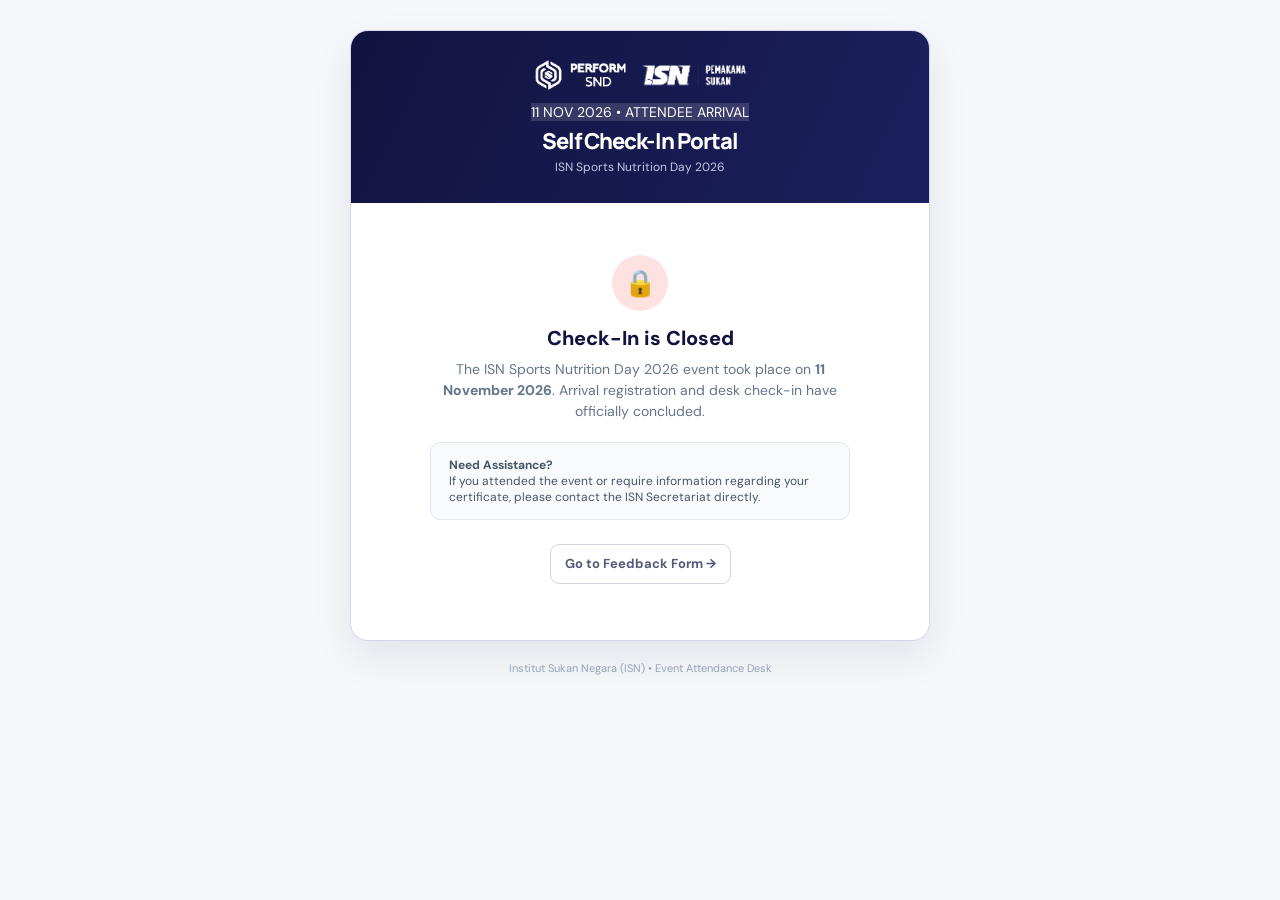
<file: checkin.html>
<!doctype html>
<html lang="en">
  <head>
    <meta charset="utf-8" />
    <meta name="viewport" content="width=device-width, initial-scale=1" />
    <meta name="theme-color" content="#11133f" />
    <title>Self Check-In | ISN Sports Nutrition Day 2026</title>
    <link rel="icon" type="image/svg+xml" href="isn-symbol.svg" />
    <link rel="stylesheet" href="styles.css?v=4" />
    <style>
      .checkin-portal-shell {
        min-height: 100vh;
        background: #f6f7fa;
        display: flex;
        flex-direction: column;
        align-items: center;
        padding: 30px 16px 60px;
      }
      .checkin-card {
        background: #ffffff;
        border: 1.5px solid #d5d8e6;
        border-radius: 18px;
        box-shadow: 0 16px 40px rgba(17, 19, 63, .08);
        max-width: 580px;
        width: 100%;
        overflow: visible;
      }
      .checkin-hero {
        background: linear-gradient(115deg, #11133f 0%, #1c205e 100%);
        color: #ffffff;
        padding: 28px 24px;
        text-align: center;
        border-top-left-radius: 17px;
        border-top-right-radius: 17px;
      }
      .checkin-body {
        padding: 28px 24px 32px;
      }
      .counter-claim-banner {
        background: #fffbeb;
        border: 2px solid #f59e0b;
        border-radius: 12px;
        padding: 18px 20px;
        margin-top: 20px;
        display: flex;
        gap: 14px;
        align-items: flex-start;
      }
      .claim-pill-list {
        display: flex;
        flex-wrap: wrap;
        gap: 8px;
        margin-top: 10px;
      }
      .claim-item {
        background: #ffffff;
        border: 1px solid #f59e0b;
        color: #92400e;
        border-radius: 999px;
        padding: 5px 12px;
        font-size: 11px;
        font-weight: 700;
        display: inline-flex;
        align-items: center;
        gap: 6px;
      }
      .attendee-info-card {
        background: #ffffff;
        border: 2px solid #1fd75a;
        border-radius: 14px;
        padding: 24px 20px;
        margin-top: 18px;
        box-shadow: 0 10px 28px rgba(31, 215, 90, .12);
        position: relative;
      }
      .attendee-info-grid {
        display: grid;
        grid-template-columns: 1fr 1fr;
        gap: 12px;
        margin-top: 16px;
        text-align: left;
      }
      @media (max-width: 480px) {
        .attendee-info-grid { grid-template-columns: 1fr; }
      }
      .info-field-box {
        background: #f8fafc;
        border: 1px solid #e2e8f0;
        border-radius: 8px;
        padding: 10px 12px;
      }
      .info-field-label {
        font-size: 10px;
        text-transform: uppercase;
        color: #64748b;
        font-weight: 700;
        letter-spacing: .04em;
        margin-bottom: 2px;
      }
      .info-field-val {
        font-size: 13px;
        font-weight: 700;
        color: var(--navy);
        word-break: break-all;
      }
    </style>
  </head>
  <body>
    <div class="checkin-portal-shell">
      <div class="checkin-card">
        <div class="checkin-hero">
          <div style="display:flex;justify-content:center;align-items:center;gap:14px;margin-bottom:12px;">
            <img src="assets/brand/perform-snd-lockup.png" alt="PERFORM SND" style="height:32px;filter:brightness(0) invert(1);" />
            <img src="assets/brand/isn-organiser-lockup.png" alt="ISN" style="height:28px;filter:brightness(0) invert(1);" />
          </div>
          <span class="hero-badge" style="background:rgba(255,255,255,.15);color:#fff;margin-bottom:8px;">11 NOV 2026 &bull; ATTENDEE ARRIVAL</span>
          <h1 style="color:#ffffff;font-size:22px;margin:8px 0 4px;font-family:'Manrope',sans-serif;font-weight:800;">Self Check-In Portal</h1>
          <p style="color:#c5c8e4;font-size:12px;margin:0;">ISN Sports Nutrition Day 2026</p>
        </div>

        <div class="checkin-body" id="checkin-view-root">
          <!-- Form View or Confirmed State will be rendered here -->
        </div>
      </div>
      <div style="margin-top:20px;color:#94a3b8;font-size:11px;">
        Institut Sukan Negara (ISN) &bull; Event Attendance Desk
      </div>
    </div>

    <script>
      const STORAGE_KEY = 'snd26_participant_self_checkin';
      let selectedCandidate = null;
      let debounceTimer = null;

      function renderCheckInForm() {
        const root = document.getElementById('checkin-view-root');
        root.innerHTML = `
          <div style="text-align:center;padding:24px 12px;">
            <div style="width:56px;height:56px;border-radius:50%;background:#fee2e2;color:#dc2626;display:inline-flex;align-items:center;justify-content:center;font-size:26px;margin-bottom:14px;">
              🔒
            </div>
            <h2 style="color:var(--navy);font-size:20px;font-weight:800;margin-bottom:8px;">Check-In is Closed</h2>
            <p style="color:#64748b;font-size:14px;line-height:1.5;max-width:440px;margin:0 auto 20px;">
              The ISN Sports Nutrition Day 2026 event took place on <strong>11 November 2026</strong>. Arrival registration and desk check-in have officially concluded.
            </p>
            <div style="background:#f8fafc;border:1.5px solid #e2e8f0;border-radius:10px;padding:14px 18px;display:inline-block;text-align:left;max-width:420px;font-size:12px;color:#475569;">
              <strong>Need Assistance?</strong><br>
              If you attended the event or require information regarding your certificate, please contact the ISN Secretariat directly.
            </div>
            <div style="margin-top:24px;">
              <a href="feedback.html" class="button button-outline" style="min-height:40px;font-size:13px;display:inline-flex;align-items:center;gap:6px;">
                Go to Feedback Form &rarr;
              </a>
            </div>
          </div>
        `;
      }

      window.chooseCandidate = function(id, name, email, phone, category, team, teamName) {
        selectedCandidate = { id, name, email, phone, category, team, teamName };
        document.getElementById('selected-att-id').value = id;
        document.getElementById('phone-input').value = phone || name;
        document.getElementById('autocomplete-list').style.display = 'none';

        const preview = document.getElementById('selected-preview-box');
        preview.innerHTML = `
          <div class="attendee-badge-selected" style="background:#f0faf2;border:1.5px solid #1fd75a;border-radius:10px;padding:10px 14px;display:flex;justify-content:space-between;align-items:center;">
            <div>
              <strong style="color:var(--navy);font-size:14px;display:block;">${name.toUpperCase()}</strong>
              <small style="color:#4b5278;">${email} &bull; Phone: ${phone || 'N/A'}</small>
            </div>
            <span class="team-pill" style="background:#eaf8ed;color:#13ae48;font-size:11px;font-weight:700;">Ready to Check In</span>
          </div>
        `;
        preview.style.display = 'block';

        const btn = document.getElementById('checkin-btn');
        btn.disabled = false;
      };

      function renderConfirmedState(att) {
        const root = document.getElementById('checkin-view-root');
        
        let teamColor = '#8b5cf6';
        let teamBg = '#f5f3ff';
        if (att.team === 'TEAM-1') { teamColor = '#ec4899'; teamBg = '#fdf2f8'; }
        else if (att.team === 'TEAM-2') { teamColor = '#8b5cf6'; teamBg = '#f5f3ff'; }
        else if (att.team === 'TEAM-3') { teamColor = '#f97316'; teamBg = '#fff7ed'; }
        else if (att.team === 'TEAM-4') { teamColor = '#64748b'; teamBg = '#f8fafc'; }

        root.innerHTML = `
          <div style="text-align:center;">
            <div style="display:inline-flex;align-items:center;justify-content:center;width:48px;height:48px;border-radius:50%;background:#1fd75a;color:#11133f;font-size:24px;font-weight:900;margin-bottom:12px;">
              ✓
            </div>
            <h2 style="color:var(--navy);font-size:22px;margin:0 0 6px;">Check-In Confirmed!</h2>
            <p style="color:#13ae48;font-weight:700;font-size:13px;margin:0;">
              Welcome to ISN Sports Nutrition Day 2026
            </p>
          </div>

          <!-- Verified Attendee Info Card -->
          <div class="attendee-info-card">
            <div style="display:flex;justify-content:space-between;align-items:center;border-bottom:1px solid #e2e8f0;padding-bottom:10px;">
              <div>
                <span style="font-size:11px;color:#64748b;font-weight:700;">REGISTRATION ID</span>
                <div style="font-size:16px;font-weight:800;color:var(--navy);">${att.id}</div>
              </div>
              <span class="team-pill" style="background:${teamBg};color:${teamColor};border:1.5px solid ${teamColor};font-size:12px;padding:5px 12px;">
                ${att.teamName || att.team || 'Assigned'}
              </span>
            </div>

            <div class="attendee-info-grid">
              <div class="info-field-box">
                <div class="info-field-label">Full Name</div>
                <div class="info-field-val">${att.name.toUpperCase()}</div>
              </div>
              <div class="info-field-box">
                <div class="info-field-label">Assigned Team</div>
                <div class="info-field-val" style="color:${teamColor};">${att.teamName || att.team}</div>
              </div>
              <div class="info-field-box">
                <div class="info-field-label">Category</div>
                <div class="info-field-val">${att.category}</div>
              </div>
              <div class="info-field-box">
                <div class="info-field-label">Mobile Phone</div>
                <div class="info-field-val">${att.phone || 'N/A'}</div>
              </div>
              <div class="info-field-box" style="grid-column: 1/-1;">
                <div class="info-field-label">Email Address</div>
                <div class="info-field-val">${att.email}</div>
              </div>
            </div>
          </div>

          <!-- Counter Claim Instruction Notification -->
          <div class="counter-claim-banner">
            <span style="font-size:24px;line-height:1;">👉</span>
            <div>
              <strong style="color:#92400e;font-size:14px;display:block;margin-bottom:4px;">
                IMPORTANT: Claim Your Event Kit at Counter
              </strong>
              <p style="color:#78350f;font-size:12px;line-height:1.5;margin:0;">
                Please proceed to the <strong>Registration Counter</strong> now and show this screen to collect your:
              </p>
              <div class="claim-pill-list">
                <span class="claim-item">🏷️ Name Tag</span>
                <span class="claim-item">🎗️ Wristband</span>
                <span class="claim-item">🎁 Goodies</span>
                <span class="claim-item">🧾 Official Receipt</span>
              </div>
            </div>
          </div>

          <div style="margin-top:24px;text-align:center;">
            <button type="button" class="button button-primary" onclick="resetCheckInSession()" style="min-height:42px;">
              Check In Another Attendee
            </button>
          </div>
        `;
      }

      function resetCheckInSession() {
        localStorage.removeItem(STORAGE_KEY);
        selectedCandidate = null;
        renderCheckInForm();
      }

      // Check on page load if user already checked in (persists on refresh)
      const saved = localStorage.getItem(STORAGE_KEY);
      if (saved) {
        try {
          const parsed = JSON.parse(saved);
          if (parsed && parsed.id) {
            renderConfirmedState(parsed);
          } else {
            renderCheckInForm();
          }
        } catch(e) {
          renderCheckInForm();
        }
      } else {
        renderCheckInForm();
      }

      // Close autocomplete on click outside
      document.addEventListener('click', function(e) {
        if (!e.target.closest('.autocomplete-wrap')) {
          const dl = document.getElementById('autocomplete-list');
          if (dl) dl.style.display = 'none';
        }
      });
    </script>
  </body>
</html>
</file>
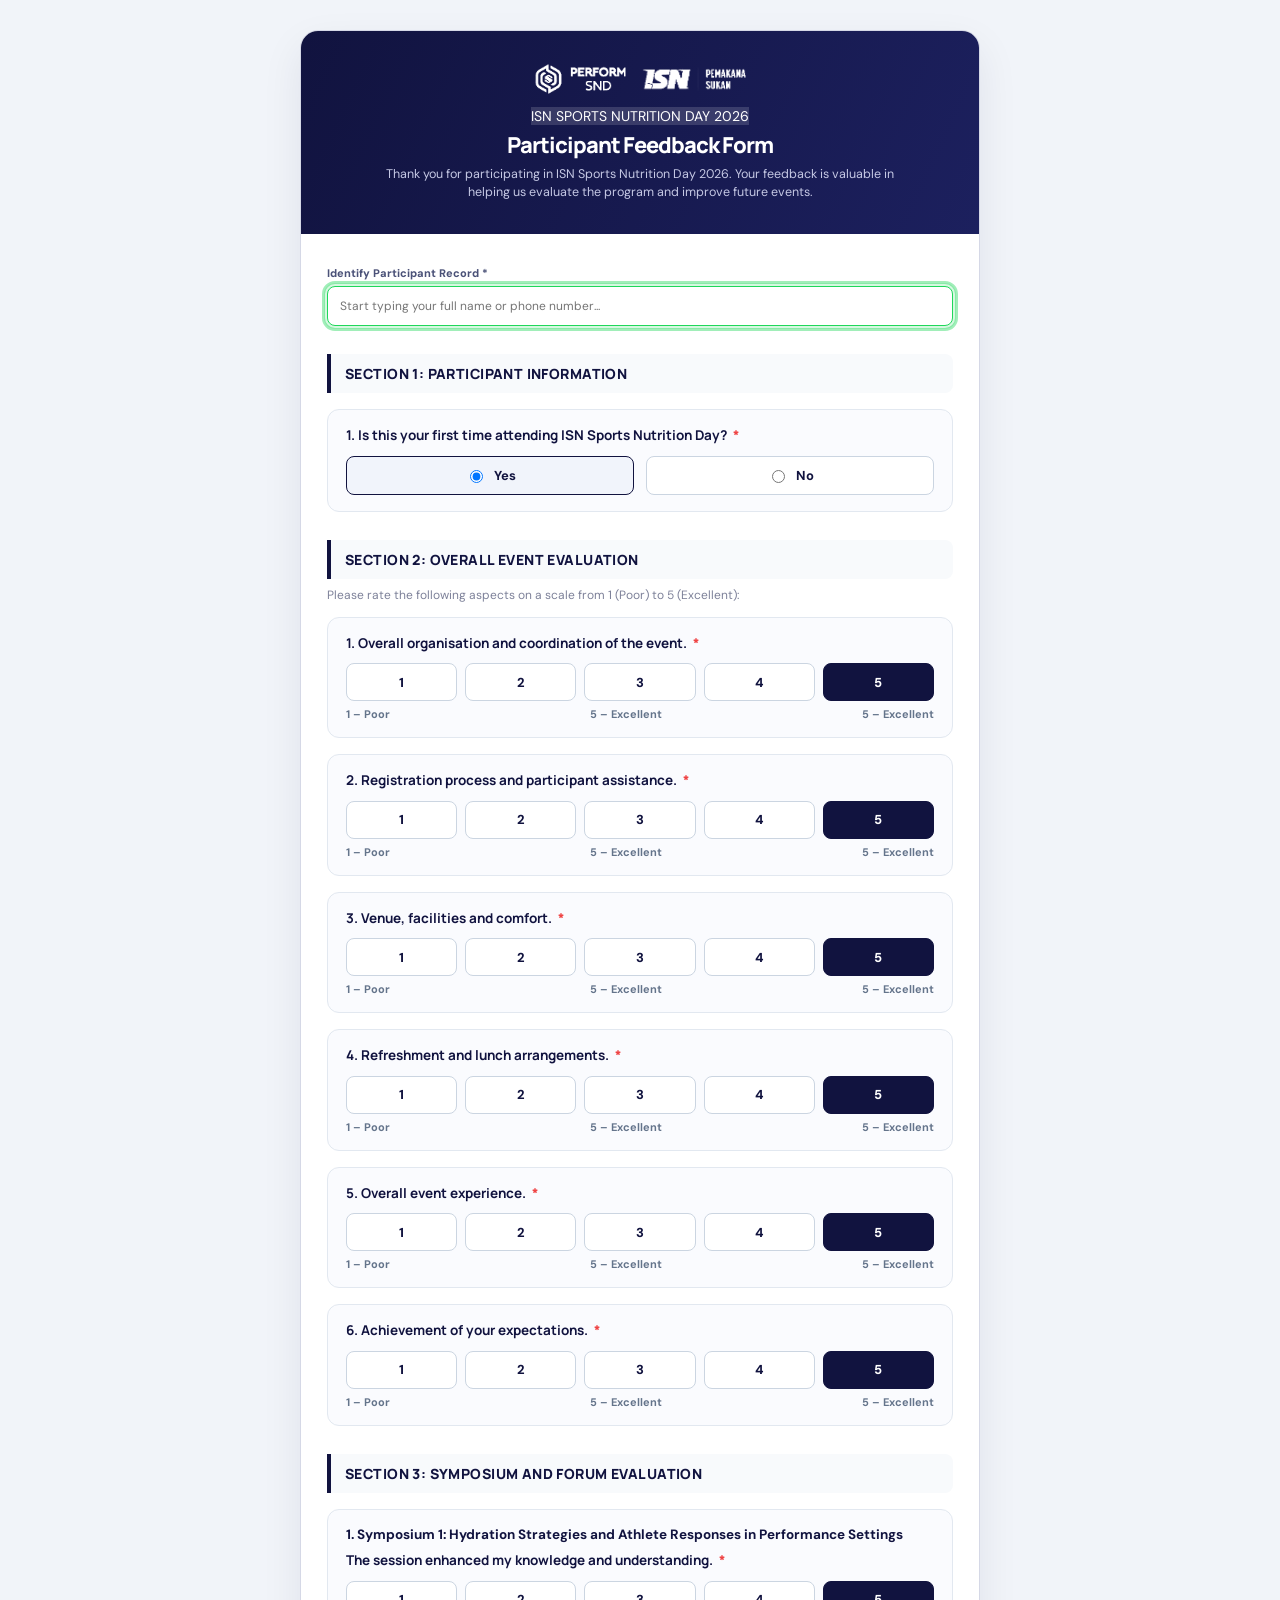
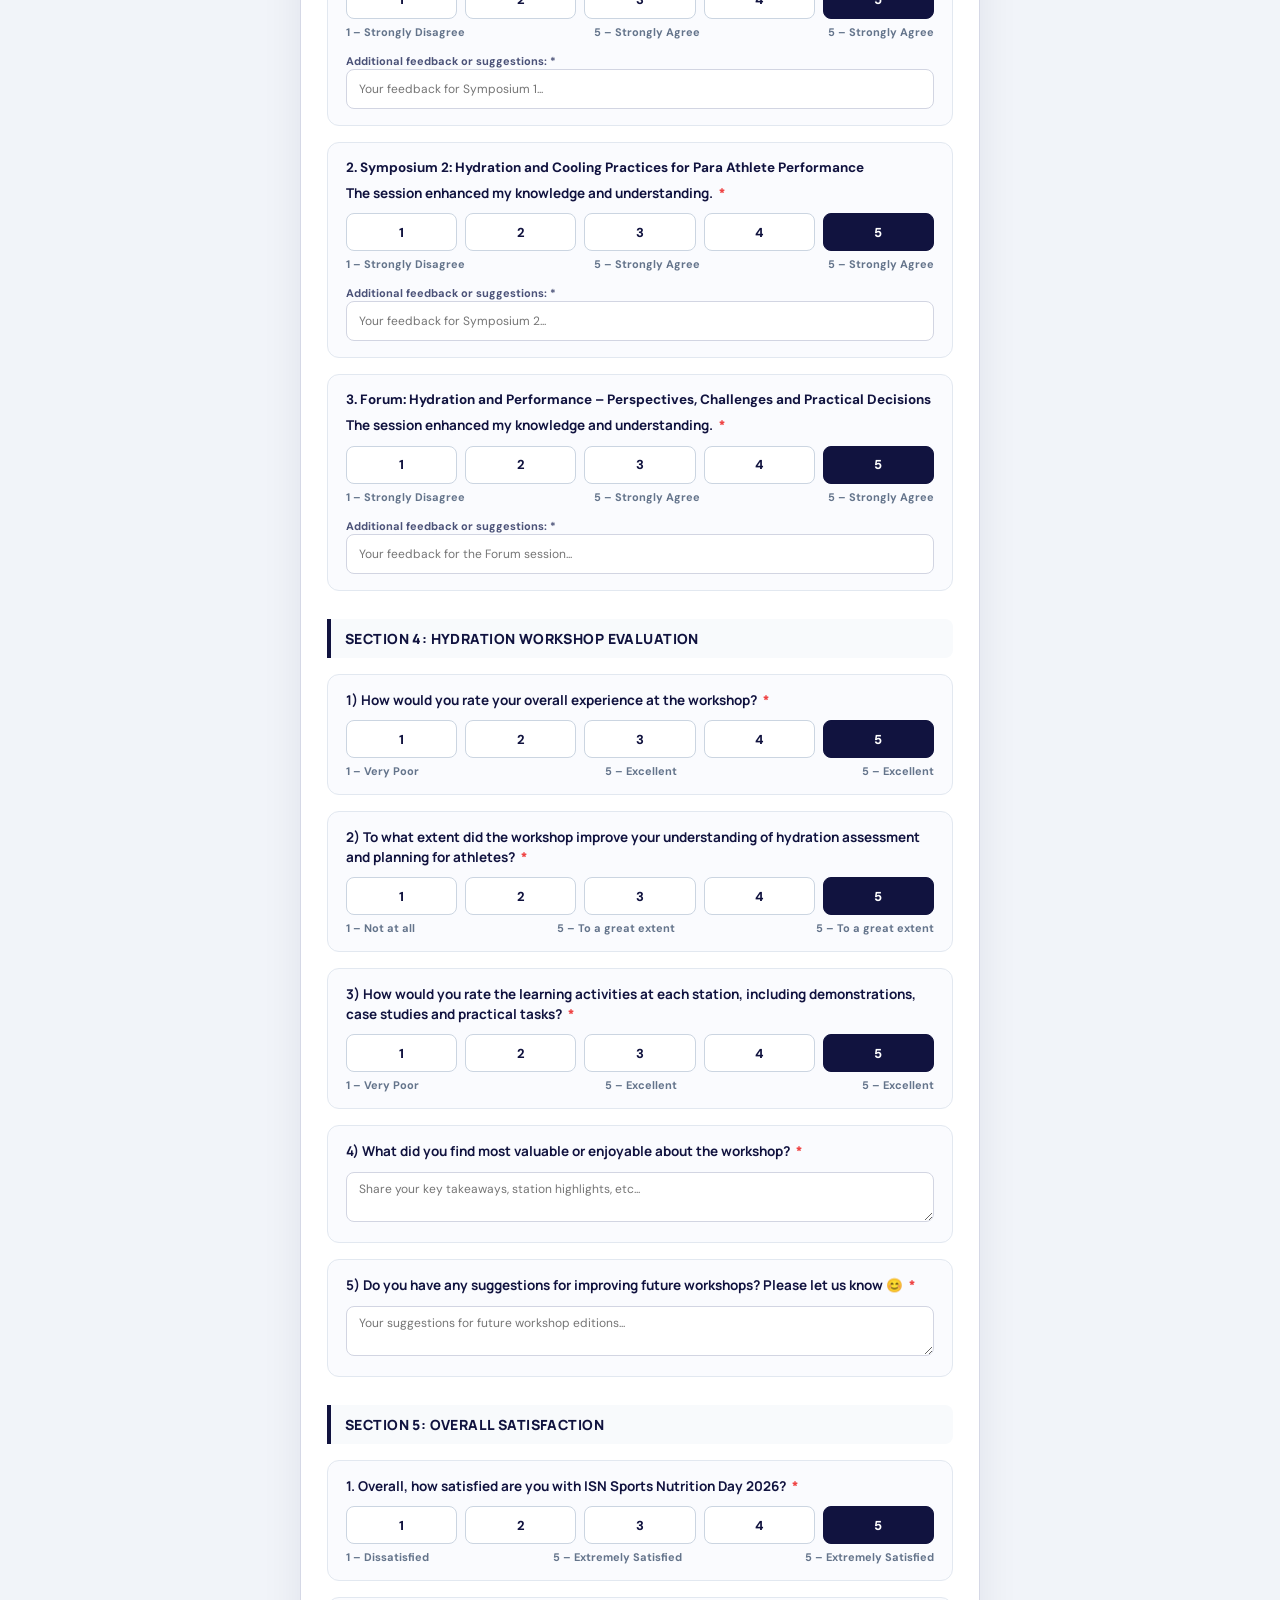
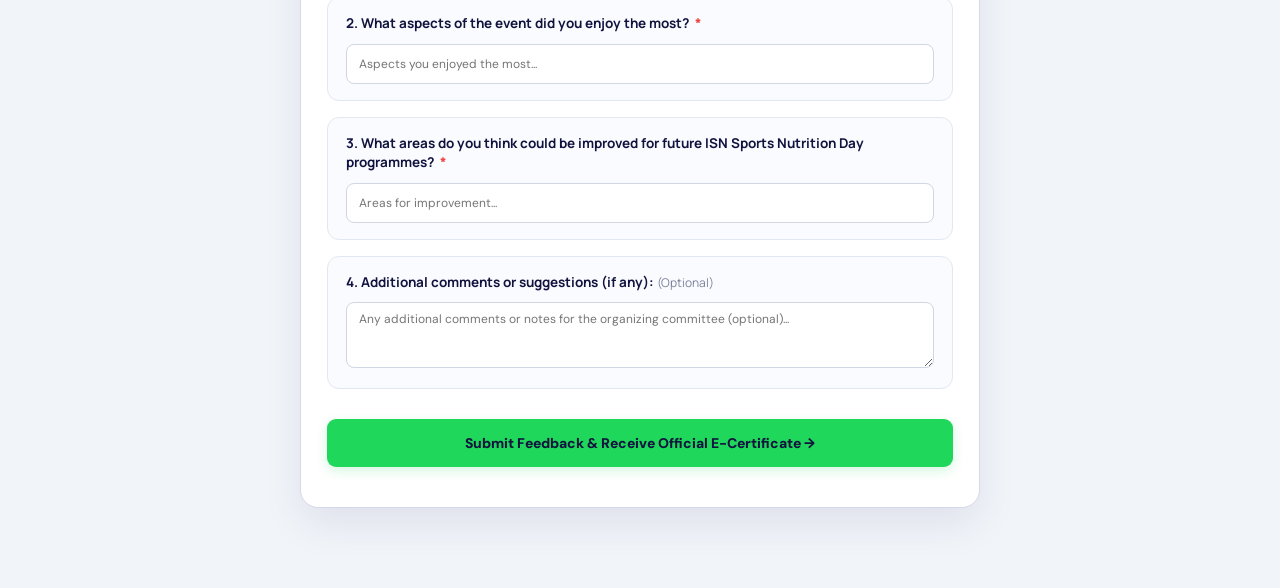
<file: feedback.html>
<!doctype html>
<html lang="en">
  <head>
    <meta charset="utf-8" />
    <meta name="viewport" content="width=device-width, initial-scale=1" />
    <meta name="theme-color" content="#11133f" />
    <title>Participant Feedback Form | ISN Sports Nutrition Day 2026</title>
    <link rel="icon" type="image/svg+xml" href="isn-symbol.svg" />
    <link rel="stylesheet" href="styles.css?v=6" />
    <style>
      .feedback-portal-shell {
        min-height: 100vh;
        background: #f1f4f9;
        display: flex;
        flex-direction: column;
        align-items: center;
        padding: 30px 16px 80px;
      }
      .feedback-card {
        background: #ffffff;
        border: 1.5px solid #d5d8e6;
        border-radius: 18px;
        box-shadow: 0 16px 40px rgba(17, 19, 63, .08);
        max-width: 680px;
        width: 100%;
      }
      .feedback-card-hero {
        background: linear-gradient(115deg, #11133f 0%, #1c205e 100%);
        color: #ffffff;
        padding: 32px 26px;
        text-align: center;
        border-top-left-radius: 17px;
        border-top-right-radius: 17px;
      }
      .feedback-card-body {
        padding: 32px 26px 40px;
      }
      .section-header {
        background: #f8fafc;
        border-left: 4px solid #11133f;
        padding: 10px 14px;
        margin: 28px 0 16px;
        border-radius: 0 8px 8px 0;
      }
      .section-header:first-of-type {
        margin-top: 10px;
      }
      .section-title {
        font-family: 'Manrope', sans-serif;
        font-size: 14px;
        font-weight: 800;
        color: #11133f;
        margin: 0;
        text-transform: uppercase;
        letter-spacing: .03em;
      }
      .question-box {
        background: #fafbfe;
        border: 1.5px solid #e2e8f0;
        border-radius: 12px;
        padding: 16px 18px;
        margin-bottom: 16px;
      }
      .question-title {
        font-family: 'Manrope', sans-serif;
        font-size: 13.5px;
        font-weight: 700;
        color: var(--navy);
        margin: 0 0 10px;
        line-height: 1.45;
      }
      .question-title .required {
        color: #ef4444;
        margin-left: 3px;
        font-weight: 900;
      }
      .scale-badge-row {
        display: flex;
        justify-content: space-between;
        font-size: 11px;
        font-weight: 700;
        color: #64748b;
        margin-top: 6px;
      }
      .radio-pill-group {
        display: flex;
        gap: 12px;
        margin-top: 8px;
      }
      .radio-pill {
        flex: 1;
        display: flex;
        align-items: center;
        justify-content: center;
        gap: 8px;
        background: #ffffff;
        border: 1.5px solid #cbd5e1;
        border-radius: 8px;
        padding: 10px 14px;
        cursor: pointer;
        font-weight: 700;
        font-size: 13px;
        color: var(--navy);
        transition: all .15s ease;
      }
      .radio-pill input {
        cursor: pointer;
      }
      .radio-pill:has(input:checked) {
        border-color: #11133f;
        background: #f1f4fb;
        color: #11133f;
      }
      .rating-picker {
        display: flex;
        gap: 8px;
      }
      .rate-btn {
        flex: 1;
        height: 38px;
        border: 1.5px solid #cbd5e1;
        background: #ffffff;
        border-radius: 8px;
        font-size: 13px;
        font-weight: 800;
        color: var(--navy);
        cursor: pointer;
        transition: all .15s ease;
      }
      .rate-btn.selected {
        background: #11133f;
        color: #ffffff;
        border-color: #11133f;
      }
      .attendee-badge-selected {
        background: #f0faf2;
        border: 1.5px solid #1fd75a;
        border-radius: 10px;
        padding: 12px 16px;
        margin-top: 10px;
        display: flex;
        justify-content: space-between;
        align-items: center;
      }
      .success-ecert-box {
        background: #e6f9eb;
        border: 2px solid #1fd75a;
        border-radius: 14px;
        padding: 28px 22px;
        text-align: center;
      }
    </style>
  </head>
  <body>
    <div class="feedback-portal-shell">
      <div class="feedback-card">
        <div class="feedback-card-hero">
          <div style="display:flex;justify-content:center;align-items:center;gap:14px;margin-bottom:12px;">
            <img src="assets/brand/perform-snd-lockup.png" alt="PERFORM SND" style="height:32px;filter:brightness(0) invert(1);" />
            <img src="assets/brand/isn-organiser-lockup.png" alt="ISN" style="height:28px;filter:brightness(0) invert(1);" />
          </div>
          <span class="hero-badge" style="background:rgba(255,255,255,.15);color:#fff;margin-bottom:8px;">ISN SPORTS NUTRITION DAY 2026</span>
          <h1 style="color:#ffffff;font-size:22px;margin:8px 0 6px;font-family:'Manrope',sans-serif;font-weight:800;">Participant Feedback Form</h1>
          <p style="color:#c5c8e4;font-size:12.5px;line-height:1.5;margin:0;max-width:540px;margin:0 auto;">
            Thank you for participating in ISN Sports Nutrition Day 2026. Your feedback is valuable in helping us evaluate the program and improve future events.
          </p>
        </div>

        <div class="feedback-card-body" id="portal-content">
          <form id="public-feedback-form">
            <!-- Attendee Selection -->
            <div class="autocomplete-wrap" style="position:relative;margin-bottom:22px;">
              <label class="form-label" style="display:block;margin-bottom:6px;font-weight:800;">Identify Participant Record *</label>
              <input type="text" id="attendee-name-input" class="form-input" placeholder="Start typing your full name or phone number..." autocomplete="off" required autofocus />
              <input type="hidden" id="selected-attendee-id" name="attendeeId" required />
              <div id="autocomplete-results" class="autocomplete-list" style="display:none;max-height:240px;"></div>
              <div id="selected-badge-container" style="display:none;"></div>
            </div>

            <!-- SECTION 1: Participant Information -->
            <div class="section-header"><h3 class="section-title">Section 1: Participant Information</h3></div>
            <div class="question-box">
              <div class="question-title">1. Is this your first time attending ISN Sports Nutrition Day? <span class="required">*</span></div>
              <div class="radio-pill-group">
                <label class="radio-pill"><input type="radio" name="sec1_first_time" value="Yes" required checked /> Yes</label>
                <label class="radio-pill"><input type="radio" name="sec1_first_time" value="No" required /> No</label>
              </div>
            </div>

            <!-- SECTION 2: Overall Event Evaluation -->
            <div class="section-header"><h3 class="section-title">Section 2: Overall Event Evaluation</h3></div>
            <p style="color:var(--muted);font-size:12px;margin:-8px 0 14px;">Please rate the following aspects on a scale from 1 (Poor) to 5 (Excellent):</p>
            
            <div class="question-box">
              <div class="question-title">1. Overall organisation and coordination of the event. <span class="required">*</span></div>
              <div class="rating-picker" data-target="sec2_q1">
                <button type="button" class="rate-btn" data-v="1">1</button><button type="button" class="rate-btn" data-v="2">2</button><button type="button" class="rate-btn" data-v="3">3</button><button type="button" class="rate-btn" data-v="4">4</button><button type="button" class="rate-btn selected" data-v="5">5</button>
              </div>
              <div class="scale-badge-row"><span>1 – Poor</span><span id="cap-sec2_q1">5 – Excellent</span><span>5 – Excellent</span></div>
              <input type="hidden" name="sec2_q1" id="sec2_q1" value="5" required />
            </div>

            <div class="question-box">
              <div class="question-title">2. Registration process and participant assistance. <span class="required">*</span></div>
              <div class="rating-picker" data-target="sec2_q2">
                <button type="button" class="rate-btn" data-v="1">1</button><button type="button" class="rate-btn" data-v="2">2</button><button type="button" class="rate-btn" data-v="3">3</button><button type="button" class="rate-btn" data-v="4">4</button><button type="button" class="rate-btn selected" data-v="5">5</button>
              </div>
              <div class="scale-badge-row"><span>1 – Poor</span><span id="cap-sec2_q2">5 – Excellent</span><span>5 – Excellent</span></div>
              <input type="hidden" name="sec2_q2" id="sec2_q2" value="5" required />
            </div>

            <div class="question-box">
              <div class="question-title">3. Venue, facilities and comfort. <span class="required">*</span></div>
              <div class="rating-picker" data-target="sec2_q3">
                <button type="button" class="rate-btn" data-v="1">1</button><button type="button" class="rate-btn" data-v="2">2</button><button type="button" class="rate-btn" data-v="3">3</button><button type="button" class="rate-btn" data-v="4">4</button><button type="button" class="rate-btn selected" data-v="5">5</button>
              </div>
              <div class="scale-badge-row"><span>1 – Poor</span><span id="cap-sec2_q3">5 – Excellent</span><span>5 – Excellent</span></div>
              <input type="hidden" name="sec2_q3" id="sec2_q3" value="5" required />
            </div>

            <div class="question-box">
              <div class="question-title">4. Refreshment and lunch arrangements. <span class="required">*</span></div>
              <div class="rating-picker" data-target="sec2_q4">
                <button type="button" class="rate-btn" data-v="1">1</button><button type="button" class="rate-btn" data-v="2">2</button><button type="button" class="rate-btn" data-v="3">3</button><button type="button" class="rate-btn" data-v="4">4</button><button type="button" class="rate-btn selected" data-v="5">5</button>
              </div>
              <div class="scale-badge-row"><span>1 – Poor</span><span id="cap-sec2_q4">5 – Excellent</span><span>5 – Excellent</span></div>
              <input type="hidden" name="sec2_q4" id="sec2_q4" value="5" required />
            </div>

            <div class="question-box">
              <div class="question-title">5. Overall event experience. <span class="required">*</span></div>
              <div class="rating-picker" data-target="sec2_q5">
                <button type="button" class="rate-btn" data-v="1">1</button><button type="button" class="rate-btn" data-v="2">2</button><button type="button" class="rate-btn" data-v="3">3</button><button type="button" class="rate-btn" data-v="4">4</button><button type="button" class="rate-btn selected" data-v="5">5</button>
              </div>
              <div class="scale-badge-row"><span>1 – Poor</span><span id="cap-sec2_q5">5 – Excellent</span><span>5 – Excellent</span></div>
              <input type="hidden" name="sec2_q5" id="sec2_q5" value="5" required />
            </div>

            <div class="question-box">
              <div class="question-title">6. Achievement of your expectations. <span class="required">*</span></div>
              <div class="rating-picker" data-target="sec2_q6">
                <button type="button" class="rate-btn" data-v="1">1</button><button type="button" class="rate-btn" data-v="2">2</button><button type="button" class="rate-btn" data-v="3">3</button><button type="button" class="rate-btn" data-v="4">4</button><button type="button" class="rate-btn selected" data-v="5">5</button>
              </div>
              <div class="scale-badge-row"><span>1 – Poor</span><span id="cap-sec2_q6">5 – Excellent</span><span>5 – Excellent</span></div>
              <input type="hidden" name="sec2_q6" id="sec2_q6" value="5" required />
            </div>

            <!-- SECTION 3: Symposium and Forum Evaluation -->
            <div class="section-header"><h3 class="section-title">Section 3: Symposium and Forum Evaluation</h3></div>

            <div class="question-box">
              <strong style="color:#11133f;display:block;margin-bottom:4px;font-size:13.5px;">
                1. Symposium 1: Hydration Strategies and Athlete Responses in Performance Settings
              </strong>
              <div class="question-title" style="margin-top:8px;">The session enhanced my knowledge and understanding. <span class="required">*</span></div>
              <div class="rating-picker" data-target="sec3_s1_rating">
                <button type="button" class="rate-btn" data-v="1">1</button><button type="button" class="rate-btn" data-v="2">2</button><button type="button" class="rate-btn" data-v="3">3</button><button type="button" class="rate-btn" data-v="4">4</button><button type="button" class="rate-btn selected" data-v="5">5</button>
              </div>
              <div class="scale-badge-row"><span>1 – Strongly Disagree</span><span id="cap-sec3_s1_rating">5 – Strongly Agree</span><span>5 – Strongly Agree</span></div>
              <input type="hidden" name="sec3_s1_rating" id="sec3_s1_rating" value="5" required />
              
              <div style="margin-top:12px;">
                <label class="form-label">Additional feedback or suggestions: <span class="required">*</span></label>
                <input class="form-input" name="sec3_s1_feedback" placeholder="Your feedback for Symposium 1..." required />
              </div>
            </div>

            <div class="question-box">
              <strong style="color:#11133f;display:block;margin-bottom:4px;font-size:13.5px;">
                2. Symposium 2: Hydration and Cooling Practices for Para Athlete Performance
              </strong>
              <div class="question-title" style="margin-top:8px;">The session enhanced my knowledge and understanding. <span class="required">*</span></div>
              <div class="rating-picker" data-target="sec3_s2_rating">
                <button type="button" class="rate-btn" data-v="1">1</button><button type="button" class="rate-btn" data-v="2">2</button><button type="button" class="rate-btn" data-v="3">3</button><button type="button" class="rate-btn" data-v="4">4</button><button type="button" class="rate-btn selected" data-v="5">5</button>
              </div>
              <div class="scale-badge-row"><span>1 – Strongly Disagree</span><span id="cap-sec3_s2_rating">5 – Strongly Agree</span><span>5 – Strongly Agree</span></div>
              <input type="hidden" name="sec3_s2_rating" id="sec3_s2_rating" value="5" required />
              
              <div style="margin-top:12px;">
                <label class="form-label">Additional feedback or suggestions: <span class="required">*</span></label>
                <input class="form-input" name="sec3_s2_feedback" placeholder="Your feedback for Symposium 2..." required />
              </div>
            </div>

            <div class="question-box">
              <strong style="color:#11133f;display:block;margin-bottom:4px;font-size:13.5px;">
                3. Forum: Hydration and Performance – Perspectives, Challenges and Practical Decisions
              </strong>
              <div class="question-title" style="margin-top:8px;">The session enhanced my knowledge and understanding. <span class="required">*</span></div>
              <div class="rating-picker" data-target="sec3_forum_rating">
                <button type="button" class="rate-btn" data-v="1">1</button><button type="button" class="rate-btn" data-v="2">2</button><button type="button" class="rate-btn" data-v="3">3</button><button type="button" class="rate-btn" data-v="4">4</button><button type="button" class="rate-btn selected" data-v="5">5</button>
              </div>
              <div class="scale-badge-row"><span>1 – Strongly Disagree</span><span id="cap-sec3_forum_rating">5 – Strongly Agree</span><span>5 – Strongly Agree</span></div>
              <input type="hidden" name="sec3_forum_rating" id="sec3_forum_rating" value="5" required />
              
              <div style="margin-top:12px;">
                <label class="form-label">Additional feedback or suggestions: <span class="required">*</span></label>
                <input class="form-input" name="sec3_forum_feedback" placeholder="Your feedback for the Forum session..." required />
              </div>
            </div>

            <!-- SECTION 4: Hydration Workshop Evaluation -->
            <div class="section-header"><h3 class="section-title">Section 4: Hydration Workshop Evaluation</h3></div>

            <div class="question-box">
              <div class="question-title">1) How would you rate your overall experience at the workshop? <span class="required">*</span></div>
              <div class="rating-picker" data-target="sec4_q1">
                <button type="button" class="rate-btn" data-v="1">1</button><button type="button" class="rate-btn" data-v="2">2</button><button type="button" class="rate-btn" data-v="3">3</button><button type="button" class="rate-btn" data-v="4">4</button><button type="button" class="rate-btn selected" data-v="5">5</button>
              </div>
              <div class="scale-badge-row"><span>1 – Very Poor</span><span id="cap-sec4_q1">5 – Excellent</span><span>5 – Excellent</span></div>
              <input type="hidden" name="sec4_q1" id="sec4_q1" value="5" required />
            </div>

            <div class="question-box">
              <div class="question-title">2) To what extent did the workshop improve your understanding of hydration assessment and planning for athletes? <span class="required">*</span></div>
              <div class="rating-picker" data-target="sec4_q2">
                <button type="button" class="rate-btn" data-v="1">1</button><button type="button" class="rate-btn" data-v="2">2</button><button type="button" class="rate-btn" data-v="3">3</button><button type="button" class="rate-btn" data-v="4">4</button><button type="button" class="rate-btn selected" data-v="5">5</button>
              </div>
              <div class="scale-badge-row"><span>1 – Not at all</span><span id="cap-sec4_q2">5 – To a great extent</span><span>5 – To a great extent</span></div>
              <input type="hidden" name="sec4_q2" id="sec4_q2" value="5" required />
            </div>

            <div class="question-box">
              <div class="question-title">3) How would you rate the learning activities at each station, including demonstrations, case studies and practical tasks? <span class="required">*</span></div>
              <div class="rating-picker" data-target="sec4_q3">
                <button type="button" class="rate-btn" data-v="1">1</button><button type="button" class="rate-btn" data-v="2">2</button><button type="button" class="rate-btn" data-v="3">3</button><button type="button" class="rate-btn" data-v="4">4</button><button type="button" class="rate-btn selected" data-v="5">5</button>
              </div>
              <div class="scale-badge-row"><span>1 – Very Poor</span><span id="cap-sec4_q3">5 – Excellent</span><span>5 – Excellent</span></div>
              <input type="hidden" name="sec4_q3" id="sec4_q3" value="5" required />
            </div>

            <div class="question-box">
              <div class="question-title">4) What did you find most valuable or enjoyable about the workshop? <span class="required">*</span></div>
              <textarea class="form-input" name="sec4_q4" rows="2" maxlength="600" placeholder="Share your key takeaways, station highlights, etc..." required></textarea>
            </div>

            <div class="question-box">
              <div class="question-title">5) Do you have any suggestions for improving future workshops? Please let us know 😊 <span class="required">*</span></div>
              <textarea class="form-input" name="sec4_q5" rows="2" maxlength="600" placeholder="Your suggestions for future workshop editions..." required></textarea>
            </div>

            <!-- SECTION 5: Overall Satisfaction -->
            <div class="section-header"><h3 class="section-title">Section 5: Overall Satisfaction</h3></div>

            <div class="question-box">
              <div class="question-title">1. Overall, how satisfied are you with ISN Sports Nutrition Day 2026? <span class="required">*</span></div>
              <div class="rating-picker" data-target="sec5_q1">
                <button type="button" class="rate-btn" data-v="1">1</button><button type="button" class="rate-btn" data-v="2">2</button><button type="button" class="rate-btn" data-v="3">3</button><button type="button" class="rate-btn" data-v="4">4</button><button type="button" class="rate-btn selected" data-v="5">5</button>
              </div>
              <div class="scale-badge-row"><span>1 – Dissatisfied</span><span id="cap-sec5_q1">5 – Extremely Satisfied</span><span>5 – Extremely Satisfied</span></div>
              <input type="hidden" name="sec5_q1" id="sec5_q1" value="5" required />
            </div>

            <div class="question-box">
              <div class="question-title">2. What aspects of the event did you enjoy the most? <span class="required">*</span></div>
              <input class="form-input" name="sec5_q2" placeholder="Aspects you enjoyed the most..." required />
            </div>

            <div class="question-box">
              <div class="question-title">3. What areas do you think could be improved for future ISN Sports Nutrition Day programmes? <span class="required">*</span></div>
              <input class="form-input" name="sec5_q3" placeholder="Areas for improvement..." required />
            </div>

            <div class="question-box">
              <div class="question-title">4. Additional comments or suggestions (if any): <span style="font-weight:400;color:var(--muted);font-size:12px;">(Optional)</span></div>
              <textarea class="form-input" name="sec5_q4" rows="3" maxlength="800" placeholder="Any additional comments or notes for the organizing committee (optional)..."></textarea>
            </div>

            <div id="form-error-msg" style="color:#c54842;font-size:13px;font-weight:700;margin:14px 0;display:none;background:#fee2e2;border:1px solid #f87171;border-radius:8px;padding:10px 14px;"></div>

            <button class="button button-primary" id="submit-btn" type="submit" style="width:100%;min-height:48px;font-size:14px;margin-top:14px;font-weight:800;">
              Submit Feedback &amp; Receive Official E-Certificate &rarr;
            </button>
          </form>
        </div>
      </div>
    </div>

    <script>
      let selectedAttendee = null;
      let debounceTimer = null;

      const nameInput = document.getElementById('attendee-name-input');
      const resultsBox = document.getElementById('autocomplete-results');
      const attendeeIdInput = document.getElementById('selected-attendee-id');
      const selectedBadgeContainer = document.getElementById('selected-badge-container');

      // Live Autocomplete search against attendees
      nameInput.addEventListener('input', function() {
        const query = this.value.trim();
        clearTimeout(debounceTimer);
        if (query.length < 2) {
          resultsBox.style.display = 'none';
          return;
        }

        debounceTimer = setTimeout(async () => {
          try {
            const res = await fetch(`api/attendees.php?search=${encodeURIComponent(query)}`);
            const json = await res.json();
            if (json.success && json.data.length > 0) {
              resultsBox.innerHTML = `
                <div style="padding:7px 12px;background:#f7f8fc;border-bottom:1px solid #e9eaf1;font-size:11px;font-weight:700;color:#6b7280;text-transform:uppercase;letter-spacing:.04em;">
                  Select Your Name Below (${json.data.length} match${json.data.length > 1 ? 'es' : ''}):
                </div>
              ` + json.data.map(att => `
                <div class="autocomplete-item" onclick="selectAttendee('${att.id}', '${att.name.replace(/'/g, "\\'")}', '${att.email}', '${att.team_name || att.team || ''}', '${att.category}', '${(att.institution || '').replace(/'/g, "\\'")}', '${att.phone || ''}', ${att.checkedIn ? 'true' : 'false'})" style="padding:12px 14px;border-bottom:1px solid #f0f1f5;cursor:pointer;">
                  <div style="display:flex;flex-direction:column;gap:2px;">
                    <div style="display:flex;align-items:center;gap:8px;">
                      <strong style="color:var(--navy);font-size:14px;letter-spacing:.01em;">${att.name.toUpperCase()}</strong>
                      ${att.checkedIn ? '<span style="background:#dcfce7;color:#15803d;border:1px solid #86efac;font-size:10px;font-weight:800;padding:2px 6px;border-radius:4px;">✓ Checked In</span>' : '<span style="background:#fee2e2;color:#b91c1c;border:1px solid #fca5a5;font-size:10px;font-weight:800;padding:2px 6px;border-radius:4px;">✕ Not Checked In</span>'}
                    </div>
                    <small style="color:#6b7280;font-size:11px;">
                      ${att.institution ? att.institution + ' &bull; ' : ''}Phone: <strong>${att.phone || 'N/A'}</strong> &bull; ${att.email}
                    </small>
                  </div>
                  <span class="team-pill" style="background:#f0f1f7;font-size:10px;font-weight:700;">${att.team_name || 'Assigned'}</span>
                </div>
              `).join('');
              resultsBox.style.display = 'block';
            } else {
              resultsBox.innerHTML = '<div style="padding:14px;font-size:12px;color:#7d8199;text-align:center;">No matching registered attendee found. Check the spelling or phone number.</div>';
              resultsBox.style.display = 'block';
            }
          } catch(e) {
            console.error(e);
          }
        }, 150);
      });

      window.selectAttendee = function(id, name, email, team, category, institution, phone, checkedIn) {
        selectedAttendee = { id, name, email, team, category, institution, phone, checkedIn };
        attendeeIdInput.value = id;
        nameInput.value = name;
        resultsBox.style.display = 'none';

        const errorDiv = document.getElementById('form-error-msg');
        if (!checkedIn) {
          errorDiv.innerHTML = `<strong>Attendance Notice:</strong> Our records indicate that <strong>${name.toUpperCase()}</strong> was not checked in at the event registration desk. Feedback submission and certificates are only issued to checked-in attendees. Please contact the ISN organizer if you were present.`;
          errorDiv.style.display = 'block';
        } else {
          errorDiv.style.display = 'none';
        }

        selectedBadgeContainer.innerHTML = `
          <div class="attendee-badge-selected" style="${!checkedIn ? 'border-color:#fca5a5;background:#fef2f2;' : ''}">
            <div>
              <div style="display:flex;align-items:center;gap:8px;">
                <strong style="color:var(--navy);font-size:14px;">${name.toUpperCase()}</strong>
                ${checkedIn ? '<span style="background:#dcfce7;color:#15803d;border:1px solid #86efac;font-size:10px;font-weight:800;padding:1px 6px;border-radius:4px;">✓ Checked In</span>' : '<span style="background:#fee2e2;color:#b91c1c;border:1px solid #fca5a5;font-size:10px;font-weight:800;padding:1px 6px;border-radius:4px;">✕ Not Checked In</span>'}
              </div>
              <small style="color:#575b77;">
                ${institution ? institution + ' &bull; ' : ''}Reg ID: <strong>${id}</strong> &bull; ${category}
              </small>
            </div>
            <button type="button" onclick="clearSelectedAttendee()" style="background:none;border:0;color:#c54842;font-size:12px;font-weight:700;cursor:pointer;">Change</button>
          </div>
        `;
        selectedBadgeContainer.style.display = 'block';
      };

      window.clearSelectedAttendee = function() {
        selectedAttendee = null;
        attendeeIdInput.value = '';
        nameInput.value = '';
        selectedBadgeContainer.style.display = 'none';
        nameInput.focus();
      };

      // Rating Pickers Handler
      const ratingCaptions = {
        'sec2': ['', '1 – Poor', '2 – Below Average', '3 – Average', '4 – Good', '5 – Excellent'],
        'sec3': ['', '1 – Strongly Disagree', '2 – Disagree', '3 – Neutral', '4 – Agree', '5 – Strongly Agree'],
        'sec4_q1': ['', '1 – Very Poor', '2 – Poor', '3 – Satisfactory', '4 – Good', '5 – Excellent'],
        'sec4_q2': ['', '1 – Not at all', '2 – Slightly', '3 – Moderately', '4 – Significantly', '5 – To a great extent'],
        'sec4_q3': ['', '1 – Very Poor', '2 – Poor', '3 – Satisfactory', '4 – Good', '5 – Excellent'],
        'sec5': ['', '1 – Dissatisfied', '2 – Somewhat Dissatisfied', '3 – Neutral', '4 – Satisfied', '5 – Extremely Satisfied']
      };

      document.querySelectorAll('.rating-picker').forEach(picker => {
        const targetId = picker.dataset.target;
        const hiddenInput = document.getElementById(targetId);
        const caption = document.getElementById('cap-' + targetId);

        picker.querySelectorAll('.rate-btn').forEach(btn => {
          btn.addEventListener('click', function() {
            const val = Number(this.dataset.v);
            hiddenInput.value = val;
            picker.querySelectorAll('.rate-btn').forEach(b => {
              b.classList.toggle('selected', Number(b.dataset.v) === val);
            });
            if (caption) {
              let map = ratingCaptions.sec2;
              if (targetId.startsWith('sec3')) map = ratingCaptions.sec3;
              else if (targetId === 'sec4_q1') map = ratingCaptions.sec4_q1;
              else if (targetId === 'sec4_q2') map = ratingCaptions.sec4_q2;
              else if (targetId === 'sec4_q3') map = ratingCaptions.sec4_q3;
              else if (targetId.startsWith('sec5')) map = ratingCaptions.sec5;
              caption.textContent = map[val] || `${val} / 5`;
            }
          });
        });
      });

      // Form Submit
      document.getElementById('public-feedback-form').addEventListener('submit', async function(e) {
        e.preventDefault();
        const errorDiv = document.getElementById('form-error-msg');
        errorDiv.style.display = 'none';

        if (!selectedAttendee || !attendeeIdInput.value) {
          errorDiv.textContent = 'Please select your participant record by typing your name or phone number first.';
          errorDiv.style.display = 'block';
          nameInput.focus();
          window.scrollTo({ top: 0, behavior: 'smooth' });
          return;
        }

        if (!selectedAttendee.checkedIn) {
          errorDiv.innerHTML = `<strong>Attendance Required:</strong> Submission blocked. Our records show that <strong>${selectedAttendee.name.toUpperCase()}</strong> was not checked in at the event attendance desk. Feedback and certificates are reserved strictly for confirmed attendees.`;
          errorDiv.style.display = 'block';
          window.scrollTo({ top: 0, behavior: 'smooth' });
          return;
        }

        const submitBtn = document.getElementById('submit-btn');
        submitBtn.disabled = true;
        submitBtn.textContent = 'Submitting evaluation & emailing certificate...';

        const formData = new FormData(this);
        const payload = { attendeeId: attendeeIdInput.value };
        formData.forEach((value, key) => {
          payload[key] = value;
        });

        try {
          const res = await fetch('api/feedback.php', {
            method: 'POST',
            headers: { 'Content-Type': 'application/json' },
            body: JSON.stringify(payload)
          });
          const json = await res.json();

          if (json.success) {
            const container = document.getElementById('portal-content');
            container.innerHTML = `
              <div class="success-ecert-box">
                <span class="toast-check" style="width:40px;height:40px;font-size:20px;margin-bottom:14px;">✓</span>
                <h2 style="color:#11133f;font-size:22px;margin:0 0 10px;font-family:'Manrope',sans-serif;font-weight:800;">
                  Thank You for Your Feedback!
                </h2>
                <p style="color:#13ae48;font-size:14px;font-weight:700;margin:0 0 12px;">
                  ✉️ Your official E-Certificate has been emailed directly to:
                </p>
                <div style="background:#ffffff;border:1.5px solid #1fd75a;border-radius:8px;padding:12px 18px;display:inline-block;font-weight:800;color:#11133f;font-size:14px;margin-bottom:18px;">
                  ${selectedAttendee.email}
                </div>
                <p style="color:#575b77;font-size:13px;line-height:1.6;margin:0 0 24px;max-width:520px;margin-left:auto;margin-right:auto;">
                  Your evaluation has been successfully submitted and stored. The official Certificate of Participation signed by the Chief Executive Officer of Institut Sukan Negara (ISN) is on its way to your inbox.
                </p>
                <div style="display:flex;gap:12px;justify-content:center;">
                  <button type="button" class="button button-outline" onclick="location.reload()" style="min-height:42px;">
                    Submit Another Feedback
                  </button>
                </div>
              </div>
            `;
            window.scrollTo({ top: 0, behavior: 'smooth' });
          } else {
            errorDiv.textContent = json.error || 'Failed to submit feedback. Please try again.';
            errorDiv.style.display = 'block';
            submitBtn.disabled = false;
            submitBtn.textContent = 'Submit Feedback & Receive Official E-Certificate →';
          }
        } catch(err) {
          errorDiv.textContent = 'Network error connecting to server. Please try again.';
          errorDiv.style.display = 'block';
          submitBtn.disabled = false;
          submitBtn.textContent = 'Submit Feedback & Receive Official E-Certificate →';
        }
      });

      document.addEventListener('click', function(e) {
        if (!e.target.closest('.autocomplete-wrap')) {
          resultsBox.style.display = 'none';
        }
      });
    </script>
  </body>
</html>
</file>
<file: styles.css>
@import url('https://fonts.googleapis.com/css2?family=DM+Sans:wght@400;500;600;700&family=Manrope:wght@400;500;600;700;800&display=swap');

:root {
  color-scheme: light;
  --navy: #11133f;
  --navy-2: #1b1e59;
  --navy-3: #292d6d;
  --green: #1fd75a;
  --green-deep: #13ae48;
  --green-soft: #e6f9eb;
  --lime: #b7f05a;
  --ink: #1d2049;
  --muted: #7d8199;
  --line: #d2d5e2;
  --paper: #ffffff;
  --canvas: #f6f7fa;
  --amber: #e8a633;
  --shadow: 0 4px 20px rgba(29, 32, 73, .07);
  /* 4 Pre-event Teams Colors */
  --team-pink: #ec4899;
  --team-pink-bg: #fdf2f8;
  --team-purple: #8b5cf6;
  --team-purple-bg: #f5f3ff;
  --team-orange: #f97316;
  --team-orange-bg: #fff7ed;
  --team-grey: #64748b;
  --team-grey-bg: #f8fafc;
  font-family: 'DM Sans', 'Segoe UI', sans-serif;
  font-synthesis: none;
  text-rendering: optimizeLegibility;
}

* { box-sizing: border-box; }
html { min-width: 360px; min-height: 100%; background: var(--canvas); }
body { margin: 0; color: var(--ink); background: var(--canvas); font-size: 14px; }
button, input, select, textarea { font: inherit; }
button { cursor: pointer; }
button:focus-visible, a:focus-visible, input:focus-visible, select:focus-visible, textarea:focus-visible { outline: 3px solid rgba(31, 215, 90, .42); outline-offset: 2px; }

.app-shell { min-height: 100vh; }
.sidebar {
  background: var(--navy);
  color: #fff;
  display: flex;
  flex-direction: column;
  height: 100vh;
  left: 0;
  padding: 26px 18px 18px;
  position: fixed;
  top: 0;
  width: 250px;
  z-index: 20;
}
.brand-lockup { align-items: center; color: #fff; display: flex; gap: 11px; margin: 1px 8px 33px; text-decoration: none; }
.brand-mark { height: 40px; width: 40px; }
.brand-copy { display: flex; flex-direction: column; gap: 2px; letter-spacing: -.03em; }
.brand-copy strong { font-family: 'Manrope', sans-serif; font-size: 15px; font-weight: 800; }
.brand-copy strong span { color: var(--green); }
.brand-copy small { color: #8f92bd; font-size: 9px; font-weight: 700; letter-spacing: .16em; }
.workspace-label, .nav-label { color: #777ba9; font-size: 9px; font-weight: 700; letter-spacing: .16em; padding: 0 10px; }
.workspace-label { margin-bottom: 10px; }
.event-switcher { align-items: center; background: rgba(255,255,255,.075); border: 1px solid rgba(255,255,255,.08); border-radius: 12px; display: flex; gap: 9px; min-height: 59px; padding: 9px; }
.event-switcher-mark { align-items: center; background: var(--green); border-radius: 9px; color: var(--navy); display: flex; flex: 0 0 34px; font-family: 'Manrope', sans-serif; font-size: 16px; font-weight: 800; height: 34px; justify-content: center; }
.event-switcher-copy, .user-copy { display: flex; flex-direction: column; gap: 4px; min-width: 0; }
.event-switcher-copy strong { color: #f3f3ff; font-size: 11px; font-weight: 600; overflow: hidden; text-overflow: ellipsis; white-space: nowrap; }
.event-switcher-copy small { color: #8f92bd; font-size: 10px; }
.switcher-chevron { color: #878ab4; font-size: 16px; line-height: 1; }
.event-switcher > .switcher-chevron { margin-left: auto; }
.nav-label { margin: 34px 0 10px; }
.primary-nav { display: grid; gap: 5px; }
.nav-item { align-items: center; background: transparent; border: 0; border-radius: 9px; color: #adafcb; display: flex; gap: 12px; min-height: 44px; padding: 0 11px; text-align: left; transition: background .18s ease, color .18s ease, transform .18s ease; width: 100%; }
.nav-item:hover { background: rgba(255,255,255,.055); color: #fff; transform: translateX(2px); }
.nav-item.active { background: var(--green); color: var(--navy); font-weight: 700; }
.nav-icon { align-items: center; display: inline-flex; height: 18px; justify-content: center; width: 18px; }
.nav-icon svg, .sidebar-help svg, .icon-button svg, .button-icon svg, .search-icon svg { height: 18px; width: 18px; }
.nav-count { background: rgba(255,255,255,.1); border-radius: 999px; color: #dadbf2; font-size: 10px; margin-left: auto; padding: 3px 7px; }
.nav-item.active .nav-count { background: rgba(17,19,63,.1); color: var(--navy); }
.nav-dot { background: var(--green); border-radius: 50%; height: 6px; margin-left: auto; width: 6px; }
.sidebar-spacer { flex: 1; min-height: 24px; }
.sidebar-event-card { background: linear-gradient(145deg, rgba(38,42,107,.8), rgba(22,24,76,.96)); border: 1px solid rgba(255,255,255,.09); border-radius: 12px; margin: 0 1px 18px; padding: 13px 12px 12px; }
.sidebar-event-top { align-items: center; color: #ccf5d6; display: flex; font-size: 9px; font-weight: 700; gap: 7px; letter-spacing: .08em; }
.pulse-dot { background: var(--green); border-radius: 50%; display: inline-block; flex: 0 0 7px; height: 7px; position: relative; }
.pulse-dot::after { border: 1px solid rgba(31,215,90,.55); border-radius: 50%; content: ''; inset: -3px; position: absolute; }
.sidebar-event-card p { color: #fff; font-family: 'Manrope', sans-serif; font-size: 14px; font-weight: 700; margin: 11px 0 10px; }
.mini-progress { background: rgba(255,255,255,.1); border-radius: 99px; height: 4px; overflow: hidden; }
.mini-progress span { background: var(--green); border-radius: inherit; display: block; height: 100%; width: 70%; }
.sidebar-event-card small { color: #8588b8; display: block; font-size: 8px; font-weight: 700; letter-spacing: .12em; margin-top: 10px; }
.sidebar-help { align-items: center; background: none; border: 0; color: #a7a9c7; display: flex; font-size: 11px; gap: 11px; margin: 0 0 16px; padding: 7px 10px; text-align: left; }
.sidebar-help:hover { color: #fff; }
.sidebar-help svg { height: 16px; width: 16px; }
.sidebar-user { align-items: center; border-top: 1px solid rgba(255,255,255,.1); display: flex; gap: 10px; padding: 16px 3px 0; }
.user-avatar { align-items: center; background: #d9ddf5; border: 2px solid rgba(255,255,255,.2); border-radius: 50%; color: var(--navy); display: inline-flex; flex: 0 0 34px; font-size: 10px; font-weight: 800; height: 34px; justify-content: center; }
.user-avatar.small { background: #e1f6e7; border: 0; flex-basis: 31px; height: 31px; }
.user-copy strong { color: #f5f5ff; font-size: 11px; font-weight: 600; }
.user-copy small { color: #8f92bd; font-size: 10px; }
.more-button { background: none; border: 0; color: #9fa1c1; font-size: 23px; line-height: 1; margin-left: auto; padding: 3px 5px; }

.main-area { margin-left: 250px; min-height: 100vh; }
.topbar { align-items: center; background: rgba(255,255,255,.94); border-bottom: 1px solid #edecf2; display: flex; height: 68px; justify-content: space-between; padding: 0 clamp(24px, 4vw, 58px); position: sticky; top: 0; z-index: 10; }
.topbar-context { align-items: center; color: var(--ink); display: flex; font-size: 12px; font-weight: 700; gap: 11px; }
.breadcrumb-muted { color: #a1a3b4; font-size: 9px; font-weight: 700; letter-spacing: .13em; }
.breadcrumb-divider { color: #cbccda; }
.topbar-actions { align-items: center; display: flex; gap: 17px; }
.environment-pill { align-items: center; background: #effaf2; border: 1px solid #daf4e1; border-radius: 999px; color: #16873d; display: inline-flex; font-size: 9px; font-weight: 700; gap: 8px; letter-spacing: .055em; padding: 7px 10px; }
.environment-pill .pulse-dot { height: 6px; width: 6px; }
.environment-pill .pulse-dot::after { display: none; }
.icon-button { align-items: center; background: transparent; border: 0; color: #74778f; display: inline-flex; height: 34px; justify-content: center; position: relative; width: 34px; }
.icon-button:hover { color: var(--navy); }
.notification-button i { background: var(--green); border: 2px solid white; border-radius: 50%; height: 8px; position: absolute; right: 5px; top: 3px; width: 8px; }
.topbar-separator { background: #e9eaf1; height: 28px; width: 1px; }
.topbar-user { align-items: center; color: #5b5f7a; display: flex; font-size: 11px; font-weight: 600; gap: 9px; }
.topbar-user .switcher-chevron { font-size: 14px; }
.page-content { margin: 0 auto; max-width: 1540px; padding: 34px clamp(24px, 4vw, 58px) 54px; }
.page-heading { align-items: flex-end; display: flex; justify-content: space-between; margin-bottom: 22px; }
.eyebrow { color: var(--green-deep); font-size: 9px; font-weight: 800; letter-spacing: .16em; margin-bottom: 9px; text-transform: uppercase; }
h1, h2, h3, p { margin-top: 0; }
h1 { color: var(--navy); font-family: 'Manrope', sans-serif; font-size: clamp(24px, 3vw, 31px); letter-spacing: -.045em; line-height: 1.16; margin-bottom: 7px; }
.page-subtitle { color: var(--muted); font-size: 12px; line-height: 1.55; margin: 0; }
.heading-actions { align-items: center; display: flex; flex-wrap: wrap; gap: 9px; }
.button { align-items: center; border: 1px solid transparent; border-radius: 9px; display: inline-flex; font-size: 11px; font-weight: 700; gap: 8px; justify-content: center; min-height: 39px; padding: 0 14px; text-decoration: none; transition: transform .16s ease, box-shadow .16s ease, background .16s ease; white-space: nowrap; }
.button:hover { transform: translateY(-1px); }
.button-primary { background: var(--green); box-shadow: 0 4px 12px rgba(31,215,90,.19); color: var(--navy); }
.button-primary:hover { background: #39e66c; box-shadow: 0 7px 16px rgba(31,215,90,.24); }
.button-dark { background: var(--navy); color: #fff; }
.button-dark:hover { background: var(--navy-2); }
.button-outline { background: #fff; border-color: var(--line); color: #555a78; }
.button-outline:hover { background: #f8f9fb; border-color: #d7d9e4; }
.button-ghost { background: transparent; color: #626680; min-height: 35px; padding: 0 10px; }
.button-ghost:hover { background: #f0f1f6; }
.button-danger { background: #fff1f0; color: #c54842; }
.button-icon { display: inline-flex; }
.button-icon svg { height: 15px; width: 15px; }

.event-hero { background: linear-gradient(112deg, #11133f 0%, #191c58 67%, #242969 100%); border-radius: 16px; box-shadow: 0 15px 40px rgba(17,19,63,.13); color: white; display: grid; grid-template-columns: minmax(0,1fr) 195px; margin-bottom: 20px; min-height: 236px; overflow: hidden; position: relative; }
.event-hero::before { background: linear-gradient(135deg, transparent 0 48%, rgba(31,215,90,.08) 48% 49%, transparent 49%), radial-gradient(circle at 70% 40%, rgba(255,255,255,.06), transparent 42%); content: ''; inset: 0; pointer-events: none; position: absolute; }
.event-hero-copy { align-self: center; padding: 28px 30px 28px 34px; position: relative; z-index: 1; }
.event-hero-topline { align-items: center; color: #b5b7d7; display: flex; font-size: 9px; font-weight: 700; gap: 9px; letter-spacing: .14em; margin-bottom: 15px; text-transform: uppercase; }
.hero-separator { background: rgba(255,255,255,.22); height: 12px; width: 1px; }
.event-hero h2 { color: white; font-family: 'Manrope', sans-serif; font-size: clamp(22px, 2.5vw, 29px); letter-spacing: -.045em; line-height: 1.13; margin: 0 0 9px; max-width: 590px; }
.event-hero h2 span { color: var(--green); }
.event-hero-subtitle { color: #c9cbe2; font-size: 12px; margin: 0 0 20px; }
.hero-meta { align-items: center; display: flex; flex-wrap: wrap; gap: 8px 19px; }
.hero-meta-item { align-items: center; color: #d6d7e9; display: inline-flex; font-size: 10px; gap: 7px; }
.hero-meta-item svg { color: var(--green); height: 14px; width: 14px; }
.hero-meta-item strong { color: white; font-weight: 600; }
.event-hero-actions { display: flex; gap: 8px; margin-top: 20px; }
.event-hero-actions .button-outline { background: rgba(255,255,255,.08); border-color: rgba(255,255,255,.12); color: #fff; }
.event-hero-actions .button-outline:hover { background: rgba(255,255,255,.14); }
.poster-frame { align-self: center; height: 190px; justify-self: center; overflow: hidden; padding: 0; position: relative; transform: rotate(2deg); width: 152px; z-index: 1; }
.poster-frame::before { background: rgba(255,255,255,.12); border: 1px solid rgba(255,255,255,.3); border-radius: 9px; content: ''; inset: 0; pointer-events: none; position: absolute; z-index: 2; }
.poster-frame img { border-radius: 8px; height: 100%; object-fit: cover; object-position: top center; width: 100%; }
.poster-caption { bottom: 8px; color: white; font-size: 8px; font-weight: 700; letter-spacing: .12em; position: absolute; right: 15px; text-shadow: 0 2px 5px #11133f; z-index: 3; }
.stats-grid { display: grid; gap: 14px; grid-template-columns: repeat(4, minmax(0,1fr)); margin-bottom: 19px; }
.stat-card { background: var(--paper); border: 1.5px solid #d5d8e6; border-radius: 13px; min-height: 111px; padding: 17px 17px 15px; box-shadow: 0 2px 8px rgba(29, 32, 73, .04); }
.stat-top { align-items: center; display: flex; justify-content: space-between; }
.stat-label { color: #888ba1; font-size: 10px; font-weight: 600; }
.stat-icon { align-items: center; background: #f0f1fb; border-radius: 8px; color: #575b9f; display: flex; height: 29px; justify-content: center; width: 29px; }
.stat-icon svg { height: 15px; width: 15px; }
.stat-icon.green { background: var(--green-soft); color: #16a748; }
.stat-icon.orange { background: #fff5e5; color: #d69221; }
.stat-value-row { align-items: baseline; display: flex; gap: 9px; margin-top: 9px; }
.stat-value { color: var(--navy); font-family: 'Manrope', sans-serif; font-size: 25px; font-weight: 800; letter-spacing: -.05em; line-height: 1; }
.stat-change { align-items: center; color: #13a349; display: inline-flex; font-size: 9px; font-weight: 700; gap: 3px; }
.stat-change.neutral { color: #9396a9; font-weight: 500; }
.stat-note { color: #9b9db0; font-size: 9px; margin-top: 8px; }
.content-grid { display: grid; gap: 16px; grid-template-columns: minmax(0,1.35fr) minmax(270px,.9fr); }
.panel { background: var(--paper); border: 1.5px solid #d5d8e6; border-radius: 13px; min-width: 0; box-shadow: 0 3px 12px rgba(29, 32, 73, .04); }
.panel-header { align-items: flex-start; display: flex; justify-content: space-between; padding: 18px 19px 10px; }
.panel-title { color: var(--navy); font-family: 'Manrope', sans-serif; font-size: 13px; font-weight: 800; letter-spacing: -.02em; margin: 0; }
.panel-description { color: #989bad; font-size: 10px; line-height: 1.4; margin: 5px 0 0; }
.panel-body { padding: 8px 19px 19px; }
.text-link { align-items: center; background: none; border: 0; color: #1eaa4b; display: inline-flex; font-size: 10px; font-weight: 700; gap: 5px; padding: 3px 0; }
.text-link:hover { color: #12883a; }
.text-link svg, .row-action svg { height: 13px; width: 13px; }
.attendance-chart { align-items: center; display: flex; gap: 23px; padding: 7px 0 0; }
.donut { align-items: center; background: conic-gradient(var(--green) 0 var(--attendance-angle, 70%), #eceef5 var(--attendance-angle, 70%) 100%); border-radius: 50%; display: flex; flex: 0 0 112px; height: 112px; justify-content: center; position: relative; }
.donut::before { background: white; border-radius: 50%; content: ''; inset: 10px; position: absolute; }
.donut-center { align-items: center; display: flex; flex-direction: column; position: relative; z-index: 1; }
.donut-center strong { color: var(--navy); font-family: 'Manrope', sans-serif; font-size: 23px; letter-spacing: -.06em; line-height: 1; }
.donut-center small { color: #9699ac; font-size: 9px; margin-top: 5px; }
.chart-legend { display: grid; flex: 1; gap: 12px; }
.legend-row { align-items: center; display: grid; gap: 7px; grid-template-columns: 8px 1fr auto; }
.legend-swatch { border-radius: 3px; height: 8px; width: 8px; }
.legend-label { color: #85889f; font-size: 10px; }
.legend-value { color: #35395d; font-size: 10px; font-weight: 700; }
.feedback-summary { display: grid; gap: 17px; grid-template-columns: 1fr 1fr; margin: 5px 0 18px; }
.feedback-rating { border-right: 1px solid var(--line); }
.big-rating { color: var(--navy); font-family: 'Manrope', sans-serif; font-size: 34px; font-weight: 800; letter-spacing: -.06em; line-height: 1; }
.stars { color: #efb544; font-size: 13px; letter-spacing: 1px; margin-top: 7px; }
.small-muted { color: #979aae; font-size: 9px; margin-top: 6px; }
.feedback-response-count { align-self: center; }
.feedback-response-count strong { color: var(--navy); display: block; font-family: 'Manrope', sans-serif; font-size: 24px; letter-spacing: -.05em; }
.feedback-response-count span { color: #9295a9; font-size: 9px; }
.mini-divider { background: #f0f1f5; height: 1px; margin: 14px 0 12px; }
.feedback-prompt { align-items: center; background: #f7fbf8; border: 1px solid #edf6ee; border-radius: 9px; color: #515872; display: flex; font-size: 10px; justify-content: space-between; padding: 10px 11px; }
.feedback-prompt strong { color: #1d2049; display: block; font-size: 10px; margin-bottom: 3px; }
.feedback-prompt small { color: #9194a8; font-size: 9px; }
.quick-actions { display: grid; gap: 10px; grid-template-columns: repeat(3,minmax(0,1fr)); margin-top: 17px; }
.quick-action-card {
  align-items: center;
  background: white;
  border: 1.5px solid #d5d8e6;
  border-radius: 12px;
  color: #575b77;
  cursor: pointer;
  display: flex;
  gap: 14px;
  min-height: 64px;
  padding: 14px 16px;
  text-align: left;
  transition: border .16s ease, transform .16s ease, box-shadow .16s ease;
  box-shadow: 0 2px 8px rgba(29, 32, 73, .04);
}
.quick-action-card:hover {
  border-color: var(--green);
  transform: translateY(-2px);
  box-shadow: 0 8px 20px rgba(31, 215, 90, .18);
}
.quick-action-card .quick-action-icon {
  align-items: center;
  background: var(--green-soft);
  border-radius: 10px;
  color: var(--green-deep);
  display: inline-flex;
  flex: 0 0 38px;
  height: 38px;
  justify-content: center;
}
.quick-action-card .quick-action-copy strong {
  display: block;
  font-family: 'Manrope', sans-serif;
  font-size: 13px;
  font-weight: 800;
  color: var(--navy);
  margin-bottom: 2px;
}
.quick-action-card .quick-action-copy p {
  margin: 0;
  font-size: 11px;
  color: var(--muted);
}

.toolbar { align-items: center; background: #fff; border: 1.5px solid #d5d8e6; border-bottom: 0; border-radius: 12px 12px 0 0; display: flex; flex-wrap: wrap; gap: 9px; justify-content: space-between; padding: 14px 16px; }
.toolbar-group { align-items: center; display: flex; flex-wrap: wrap; gap: 8px; }
.search-field { position: relative; }
.search-field input { background: #fff; border: 1.5px solid #d2d5e2; border-radius: 8px; color: var(--ink); font-size: 11px; height: 38px; padding: 0 12px 0 34px; width: 230px; }
.search-field input::placeholder { color: #888ba1; }
.search-icon { color: #888ba1; display: inline-flex; left: 11px; pointer-events: none; position: absolute; top: 10px; }
.search-icon svg { height: 15px; width: 15px; }
.select-control { appearance: none; background: #fff; border: 1.5px solid #d2d5e2; border-radius: 8px; color: #434763; cursor: pointer; font-size: 11px; height: 38px; min-width: 128px; padding: 0 29px 0 11px; font-weight: 500; }
.select-wrap { position: relative; }
.select-wrap::after { color: #7d8199; content: '⌄'; font-size: 14px; pointer-events: none; position: absolute; right: 10px; top: 8px; }
.table-shell { background: #fff; border: 1.5px solid #d5d8e6; border-radius: 0 0 12px 12px; overflow: hidden; box-shadow: 0 3px 12px rgba(29, 32, 73, .04); }
.table-scroll { overflow-x: auto; }
table { border-collapse: collapse; min-width: 760px; width: 100%; }
th { background: #fafbfc; border-bottom: 1px solid #eeeff4; color: #9497aa; font-size: 9px; font-weight: 700; letter-spacing: .07em; padding: 12px 14px; text-align: left; text-transform: uppercase; white-space: nowrap; }
td { border-bottom: 1px solid #f0f1f5; color: #585c76; font-size: 10px; padding: 12px 14px; white-space: nowrap; }
tbody tr:last-child td { border-bottom: 0; }
tbody tr:hover { background: #fcfdfc; }
.person-cell { align-items: center; display: flex; gap: 10px; }
.person-avatar { align-items: center; background: #eef0fb; border-radius: 9px; color: #434775; display: inline-flex; flex: 0 0 33px; font-size: 9px; font-weight: 800; height: 33px; justify-content: center; }
.person-avatar.green { background: #e9f8ec; color: #188c3b; }
.person-avatar.gold { background: #fff4df; color: #a8761f; }
.person-copy { display: flex; flex-direction: column; gap: 3px; }
.person-copy strong { color: #282b4f; font-size: 10px; font-weight: 700; }
.person-copy small { color: #9b9daf; font-size: 9px; }
.status-badge { align-items: center; border-radius: 999px; display: inline-flex; font-size: 9px; font-weight: 700; gap: 5px; padding: 5px 8px; }
.status-badge.checked, .status-badge.received { background: #eaf8ed; color: #17893c; }
.status-badge.pending { background: #fff5e4; color: #a97520; }
.status-badge.scheduled { background: #f0f1f7; color: #72768e; }
.status-badge .status-dot { background: currentColor; border-radius: 50%; height: 5px; width: 5px; }
.row-action { align-items: center; background: transparent; border: 0; border-radius: 6px; color: #1da44b; font-size: 10px; font-weight: 700; padding: 6px 8px; }
.row-action:hover { background: #effaf2; }
.row-action { align-items: center; display: inline-flex; gap: 4px; }
.row-action.muted { color: #9a9db0; }
.row-action.muted:hover { color: #ca514b; }
.table-footer { align-items: center; background: #fff; border-top: 1px solid #f0f1f5; color: #9295a8; display: flex; font-size: 9px; justify-content: space-between; padding: 11px 15px; }
.table-empty { color: #9093a5; padding: 36px 16px; text-align: center; }
.attendance-page .stats-grid, .feedback-page .stats-grid { margin-top: 18px; }
.module-banner { align-items: center; background: linear-gradient(100deg,#f0faf2,#fff 72%); border: 1px solid #e7f2e9; border-radius: 12px; display: flex; gap: 15px; margin-bottom: 16px; padding: 14px 17px; }
.module-banner-icon { align-items: center; background: var(--green); border-radius: 10px; color: var(--navy); display: inline-flex; flex: 0 0 38px; height: 38px; justify-content: center; }
.module-banner-icon svg { height: 19px; width: 19px; }
.module-banner-copy { flex: 1; }
.module-banner-copy strong { color: var(--navy); display: block; font-size: 11px; margin-bottom: 4px; }
.module-banner-copy p { color: #8b8ea2; font-size: 10px; line-height: 1.4; margin: 0; }
.feedback-layout { display: grid; gap: 16px; grid-template-columns: minmax(0,1.45fr) minmax(260px,.75fr); }
.feedback-breakdown { display: grid; gap: 11px; margin: 6px 0 18px; }
.breakdown-row { align-items: center; color: #84879c; display: grid; font-size: 9px; gap: 9px; grid-template-columns: 28px minmax(60px,1fr) 27px; }
.breakdown-track { background: #f0f1f4; border-radius: 99px; height: 6px; overflow: hidden; }
.breakdown-track span { background: #f0b743; border-radius: inherit; display: block; height: 100%; }
.feedback-record { border-top: 1px solid #f0f1f5; padding: 13px 0; }
.feedback-record:first-child { border-top: 0; padding-top: 2px; }
.feedback-record-header { align-items: center; display: flex; justify-content: space-between; }
.feedback-record-name { color: #333655; font-size: 10px; font-weight: 700; }
.feedback-record-date { color: #a1a3b3; font-size: 9px; }
.feedback-record-stars { color: #efb544; font-size: 11px; letter-spacing: 1px; margin: 5px 0; }
.feedback-record p { color: #7d8196; font-size: 10px; line-height: 1.5; margin: 0; }
.feedback-callout { background: var(--navy); border-radius: 12px; color: white; margin-top: 16px; overflow: hidden; padding: 17px 18px; position: relative; }
.feedback-callout::after { border: 1px solid rgba(31,215,90,.25); border-radius: 50%; content: ''; height: 135px; position: absolute; right: -55px; top: -72px; width: 135px; }
.feedback-callout h3 { color: white; font-family: 'Manrope', sans-serif; font-size: 13px; margin: 0 0 7px; position: relative; z-index: 1; }
.feedback-callout p { color: #c4c7e0; font-size: 10px; line-height: 1.5; margin: 0 0 12px; max-width: 250px; position: relative; z-index: 1; }
.feedback-callout .button { min-height: 33px; position: relative; z-index: 1; }
.attendee-meta { color: #a0a2b3; font-size: 9px; }

.modal-backdrop {
  align-items: center;
  animation: fade-in .16s ease;
  background: rgba(14, 16, 48, .65);
  backdrop-filter: blur(4px);
  display: flex;
  inset: 0;
  justify-content: center;
  padding: 20px;
  position: fixed;
  z-index: 100;
}
.modal, .modal-card {
  animation: rise-in .2s ease;
  background: #ffffff !important;
  border: 1.5px solid #d5d8e6;
  border-radius: 16px;
  box-shadow: 0 26px 80px rgba(8, 11, 44, .35);
  max-height: min(90vh, 760px);
  max-width: 560px;
  overflow-y: auto;
  position: relative;
  width: 100%;
  display: flex;
  flex-direction: column;
}
.modal.wide, .modal-card.wide {
  max-width: 700px;
}
.modal-header {
  align-items: flex-start;
  border-bottom: 1px solid #eff0f4;
  display: flex;
  justify-content: space-between;
  padding: 20px 24px 16px;
  background: #ffffff;
}
.modal-header h2, .modal-header .modal-title {
  color: var(--navy);
  font-family: 'Manrope', sans-serif;
  font-size: 18px;
  font-weight: 800;
  letter-spacing: -.03em;
  margin: 0 0 4px;
}
.modal-header p, .modal-header .modal-description {
  color: #7d8199;
  font-size: 11px;
  line-height: 1.45;
  margin: 0;
}
.modal-close {
  align-items: center;
  background: #f4f5f8;
  border: 0;
  border-radius: 50%;
  color: #777b91;
  cursor: pointer;
  display: inline-flex;
  font-size: 16px;
  height: 32px;
  justify-content: center;
  line-height: 1;
  width: 32px;
  transition: background .15s ease, color .15s ease;
}
.modal-close:hover {
  background: #e9ebf2;
  color: var(--navy);
}
.modal-body {
  padding: 20px 24px 22px;
  background: #ffffff;
}
.modal-footer {
  align-items: center;
  border-top: 1px solid #eff0f4;
  display: flex;
  gap: 10px;
  justify-content: flex-end;
  padding: 16px 24px 20px;
  background: #fafbfe;
  border-radius: 0 0 16px 16px;
}
.form-grid { display: grid; gap: 14px; grid-template-columns: repeat(2,minmax(0,1fr)); }
.form-field { display: flex; flex-direction: column; gap: 6px; }
.form-field.full { grid-column: 1/-1; }
.form-field label, .form-label { color: #4b5278; font-size: 11px; font-weight: 700; }
.form-field input, .form-field select, .form-field textarea, .form-input {
  background: #fff;
  border: 1.5px solid #d2d5e2;
  border-radius: 8px;
  color: #1d2049;
  font-size: 12px;
  min-height: 40px;
  outline: none;
  padding: 8px 12px;
  width: 100%;
  box-sizing: border-box;
}
.form-field input:focus, .form-field select:focus, .form-field textarea:focus, .form-input:focus {
  border-color: var(--green);
  box-shadow: 0 0 0 3px rgba(31,215,90,.18);
}
.form-field textarea { min-height: 84px; resize: vertical; }
.form-help { color: #a0a3b4; font-size: 9px; line-height: 1.45; }
.modal-actions { align-items: center; border-top: 1px solid #eff0f4; display: flex; gap: 8px; justify-content: flex-end; margin-top: 19px; padding-top: 15px; }
.form-error { background: #fff0ef; border-radius: 7px; color: #b7423b; font-size: 10px; margin-top: 10px; padding: 9px 11px; }
.rating-block { margin-bottom: 17px; }
.rating-title { color: #545875; display: block; font-size: 10px; font-weight: 700; margin-bottom: 8px; }
.star-picker { display: flex; gap: 6px; }
.star-choice { background: #f6f6f9; border: 1px solid #ebecf1; border-radius: 8px; color: #c2c4ce; font-size: 19px; height: 37px; transition: all .12s ease; width: 39px; }
.star-choice:hover, .star-choice.selected { background: #fff8e8; border-color: #f7d89a; color: #e5a732; }
.star-caption { color: #9da0af; font-size: 9px; margin-left: 6px; }
.scan-panel { background: linear-gradient(145deg,#f7fbf8,#f0f4fb); border: 1px solid #e6eee9; border-radius: 12px; margin-bottom: 16px; padding: 20px; text-align: center; }
.scan-symbol { align-items: center; background: var(--navy); border-radius: 13px; color: var(--green); display: inline-flex; height: 52px; justify-content: center; margin-bottom: 10px; width: 52px; }
.scan-symbol svg { height: 26px; width: 26px; }
.scan-panel strong { color: var(--navy); display: block; font-size: 12px; margin-bottom: 5px; }
.scan-panel p { color: #9295a7; font-size: 10px; margin: 0; }
.scan-input-row { display: flex; gap: 8px; }
.scan-input-row input { border: 1px solid #e4e6ee; border-radius: 8px; flex: 1; font-size: 11px; min-width: 0; padding: 0 12px; }
.scan-recent { border-top: 1px solid #f0f1f5; margin-top: 17px; padding-top: 13px; }
.scan-recent-label { color: #999cad; font-size: 9px; font-weight: 700; letter-spacing: .1em; margin-bottom: 10px; text-transform: uppercase; }
.scan-recent-row { align-items: center; display: flex; gap: 9px; padding: 7px 0; }
.scan-recent-row + .scan-recent-row { border-top: 1px solid #f3f4f7; }
.scan-recent-row span:last-child { color: #2e3255; font-size: 10px; font-weight: 600; }
.scan-recent-row small { color: #999cad; font-size: 9px; margin-left: auto; }
.toast-region { bottom: 22px; display: grid; gap: 9px; justify-items: end; pointer-events: none; position: fixed; right: 22px; z-index: 200; }
.toast { align-items: center; animation: slide-up .2s ease; background: #11133f; border: 1.5px solid var(--green); border-radius: 10px; box-shadow: 0 10px 30px rgba(17,19,63,.3); color: white; display: flex; font-size: 12px; font-weight: 600; gap: 10px; max-width: min(450px,calc(100vw - 36px)); padding: 13px 18px; pointer-events: auto; }
.toast-check { align-items: center; background: var(--green); border-radius: 50%; color: var(--navy); display: inline-flex; flex: 0 0 20px; font-size: 12px; font-weight: 900; height: 20px; justify-content: center; }

/* Star rating picker */
.star-picker {
  display: flex;
  gap: 6px;
  margin: 6px 0;
}
.star-choice {
  background: #f4f5f8;
  border: 1.5px solid #d2d5e2;
  border-radius: 8px;
  color: #a0a4b8;
  font-size: 20px;
  height: 40px;
  width: 40px;
  display: inline-flex;
  align-items: center;
  justify-content: center;
  cursor: pointer;
  transition: all .15s ease;
}
.star-choice:hover, .star-choice.selected {
  background: #fffbeb;
  border-color: #f59e0b;
  color: #f59e0b;
}

/* Autocomplete search results in modal / feedback */
.autocomplete-wrap {
  position: relative;
}
.autocomplete-list {
  position: absolute;
  top: 100%;
  left: 0;
  right: 0;
  background: #ffffff;
  border: 1.5px solid #d5d8e6;
  border-radius: 10px;
  max-height: 280px;
  overflow-y: auto;
  z-index: 1050;
  box-shadow: 0 16px 36px rgba(17, 19, 63, .2);
  margin-top: 4px;
}
.autocomplete-item {
  padding: 10px 14px;
  border-bottom: 1px solid #f0f1f5;
  cursor: pointer;
  display: flex;
  justify-content: space-between;
  align-items: center;
}
.autocomplete-item:last-child {
  border-bottom: 0;
}
.autocomplete-item:hover, .autocomplete-item.active {
  background: #f4fbf6;
}
.autocomplete-item strong {
  font-size: 13px;
  color: var(--navy);
  display: block;
}
.autocomplete-item small {
  font-size: 11px;
  color: var(--muted);
}
.clickable-attendee-row {
  cursor: pointer;
  transition: background-color .15s ease;
}
.clickable-attendee-row:hover {
  background-color: #f1f5f9 !important;
}
.row-delete-btn:hover {
  background: #dc2626 !important;
  color: #ffffff !important;
  border-color: #b91c1c !important;
  transform: scale(1.08);
}
.no-results { color: #9699ac; font-size: 10px; padding: 27px; text-align: center; }
@keyframes fade-in { from { opacity: 0; } to { opacity: 1; } }
@keyframes rise-in { from { opacity: 0; transform: translateY(8px) scale(.985); } to { opacity: 1; transform: translateY(0) scale(1); } }
@keyframes slide-up { from { opacity: 0; transform: translateY(7px); } to { opacity: 1; transform: translateY(0); } }

@media (max-width: 1120px) {
  .sidebar { width: 220px; }
  .main-area { margin-left: 220px; }
  .content-grid { grid-template-columns: 1fr; }
  .feedback-layout { grid-template-columns: 1fr; }
  .feedback-side-grid { display: grid; gap: 16px; grid-template-columns: 1fr 1fr; }
  .feedback-callout { margin-top: 0; }
  .stats-grid { gap: 10px; }
  .stat-card { padding: 14px; }
}
@media (max-width: 820px) {
  .sidebar { align-items: center; padding: 20px 10px; width: 68px; }
  .brand-lockup { justify-content: center; margin: 0 0 30px; }
  .brand-mark { height: 39px; width: 39px; }
  .brand-copy, .workspace-label, .event-switcher-copy, .event-switcher > .switcher-chevron, .nav-label, .nav-item > span:not(.nav-icon), .sidebar-event-card, .sidebar-help span:last-child, .sidebar-user .user-copy, .sidebar-user .more-button { display: none; }
  .event-switcher { background: transparent; border: 0; justify-content: center; margin-bottom: 13px; padding: 0; }
  .event-switcher-mark { height: 38px; width: 38px; }
  .primary-nav { width: 100%; }
  .nav-item { justify-content: center; padding: 0; }
  .nav-icon { height: 20px; width: 20px; }
  .nav-dot { height: 5px; margin: -16px 0 0 29px; position: absolute; width: 5px; }
  .sidebar-spacer { min-height: 12px; }
  .sidebar-help { justify-content: center; margin-bottom: 14px; padding: 8px; }
  .sidebar-user { justify-content: center; padding: 13px 0 0; width: 100%; }
  .main-area { margin-left: 68px; }
  .page-content { padding-left: 22px; padding-right: 22px; }
  .topbar { padding-left: 22px; padding-right: 22px; }
  .event-hero { grid-template-columns: minmax(0,1fr) 150px; }
  .poster-frame { height: 170px; width: 125px; }
  .event-hero-copy { padding: 24px 20px; }
  .stats-grid { grid-template-columns: repeat(2,minmax(0,1fr)); }
}
@media (max-width: 590px) {
  .topbar { height: 58px; padding: 0 14px; }
  .breadcrumb-muted, .breadcrumb-divider, .environment-pill, .topbar-user > span, .topbar-separator { display: none; }
  .topbar-actions { gap: 10px; }
  .page-content { padding: 25px 14px 38px; }
  .page-heading { align-items: flex-start; flex-direction: column; gap: 15px; }
  .heading-actions { width: 100%; }
  .heading-actions .button { flex: 1; }
  .event-hero { grid-template-columns: minmax(0,1fr); }
  .event-hero-copy { padding: 23px 20px 20px; }
  .event-hero h2 { max-width: 390px; }
  .poster-frame { display: none; }
  .hero-meta { align-items: flex-start; flex-direction: column; gap: 9px; }
  .event-hero-actions { flex-wrap: wrap; }
  .stats-grid { gap: 8px; }
  .stat-card { min-height: 102px; padding: 12px; }
  .stat-value { font-size: 22px; }
  .content-grid { gap: 12px; }
  .panel-header { padding: 16px 14px 9px; }
  .panel-body { padding: 8px 14px 15px; }
  .attendance-chart { gap: 15px; }
  .donut { flex-basis: 96px; height: 96px; }
  .quick-actions { grid-template-columns: 1fr; }
  .toolbar { align-items: stretch; }
  .toolbar-group { width: 100%; }
  .toolbar-group:last-child { justify-content: flex-end; }
  .search-field { flex: 1; }
  .search-field input { width: 100%; }
  .select-wrap { flex: 1; }
  .select-control { width: 100%; }
  .feedback-side-grid { display: block; }
  .feedback-side-grid > * + * { margin-top: 13px; }
  .module-banner { align-items: flex-start; padding: 12px; }
  .module-banner .button { align-self: center; }
  .form-grid { grid-template-columns: 1fr; }
  .form-field.full { grid-column: auto; }
  .modal-backdrop { padding: 10px; }
  .modal-header, .modal-body { padding-left: 16px; padding-right: 16px; }
  .scan-input-row { flex-direction: column; }
  .scan-input-row input { min-height: 39px; }
}

/* Team badges & custom styling */
.team-pill {
  display: inline-flex;
  align-items: center;
  gap: 6px;
  padding: 4px 10px;
  border-radius: 999px;
  font-size: 11px;
  font-weight: 700;
  letter-spacing: .02em;
}
.team-pill-dot {
  width: 7px;
  height: 7px;
  border-radius: 50%;
  display: inline-block;
}
.team-pill-pink { background: var(--team-pink-bg); color: #be185d; border: 1px solid rgba(236, 72, 153, .25); }
.team-pill-pink .team-pill-dot { background: var(--team-pink); }
.team-pill-purple { background: var(--team-purple-bg); color: #6d28d9; border: 1px solid rgba(139, 92, 246, .25); }
.team-pill-purple .team-pill-dot { background: var(--team-purple); }
.team-pill-orange { background: var(--team-orange-bg); color: #c2410c; border: 1px solid rgba(249, 115, 22, .25); }
.team-pill-orange .team-pill-dot { background: var(--team-orange); }
.team-pill-grey { background: var(--team-grey-bg); color: #334155; border: 1px solid rgba(100, 116, 139, .25); }
.team-pill-grey .team-pill-dot { background: var(--team-grey); }

/* Teams Grid & Cards */
.teams-grid {
  display: grid;
  grid-template-columns: repeat(4, 1fr);
  gap: 16px;
  margin-bottom: 24px;
}
@media (max-width: 980px) {
  .teams-grid { grid-template-columns: repeat(2, 1fr); }
}
@media (max-width: 590px) {
  .teams-grid { grid-template-columns: 1fr; }
}

.team-card {
  background: var(--paper);
  border: 1.5px solid #d5d8e6;
  border-radius: 14px;
  padding: 18px;
  box-shadow: 0 4px 14px rgba(29, 32, 73, .05);
  display: flex;
  flex-direction: column;
  position: relative;
  overflow: hidden;
  transition: border-color .15s ease, transform .15s ease;
}
.team-card:hover {
  transform: translateY(-2px);
  border-color: #b5b9ce;
}
.team-card-bar {
  position: absolute;
  top: 0;
  left: 0;
  right: 0;
  height: 4px;
}
.team-card-head {
  display: flex;
  justify-content: space-between;
  align-items: center;
  margin-bottom: 12px;
}
.team-card-title {
  font-family: 'Manrope', sans-serif;
  font-size: 16px;
  font-weight: 800;
  color: var(--navy);
  margin: 0;
}
.team-card-badge {
  font-size: 11px;
  font-weight: 700;
  padding: 3px 8px;
  border-radius: 6px;
}
.team-stats-row {
  display: flex;
  justify-content: space-between;
  margin-top: 10px;
  padding-top: 10px;
  border-top: 1px dashed var(--line);
}
.team-stat-item {
  display: flex;
  flex-direction: column;
}
.team-stat-label {
  font-size: 11px;
  color: var(--muted);
  text-transform: uppercase;
  letter-spacing: .05em;
}
.team-stat-num {
  font-family: 'Manrope', sans-serif;
  font-size: 18px;
  font-weight: 800;
  color: var(--ink);
}

/* Certificate Preview Modal */
.cert-canvas-frame {
  background: #ffffff;
  border: 12px solid #11133f;
  box-shadow: 0 16px 36px rgba(17, 19, 63, .2);
  border-radius: 8px;
  padding: 36px 30px;
  text-align: center;
  position: relative;
  margin: 15px 0 20px;
  background-image: radial-gradient(circle at 50% 50%, #ffffff 0%, #f6f8fd 100%);
}
.cert-inner-border {
  border: 2px dashed #1fd75a;
  padding: 24px;
  border-radius: 4px;
}
.cert-header {
  display: flex;
  justify-content: space-between;
  align-items: center;
  margin-bottom: 20px;
}
.cert-header img {
  height: 38px;
  object-fit: contain;
}
.cert-pre-title {
  font-size: 11px;
  letter-spacing: .2em;
  font-weight: 700;
  color: var(--muted);
  text-transform: uppercase;
  margin-bottom: 6px;
}
.cert-title {
  font-family: 'Manrope', sans-serif;
  font-size: 26px;
  font-weight: 800;
  color: var(--navy);
  margin: 0 0 10px;
  text-transform: uppercase;
  letter-spacing: .04em;
}
.cert-subtitle {
  font-size: 13px;
  color: var(--muted);
  margin-bottom: 22px;
}
.cert-name {
  font-family: 'Manrope', sans-serif;
  font-size: 28px;
  font-weight: 800;
  color: #11133f;
  margin: 10px 0 6px;
  text-decoration: underline;
  text-underline-offset: 6px;
  text-decoration-color: #1fd75a;
}
.cert-body-text {
  font-size: 14px;
  color: #4b5278;
  max-width: 520px;
  margin: 16px auto;
  line-height: 1.6;
}
.cert-signatures {
  display: flex;
  justify-content: space-around;
  margin-top: 32px;
  padding-top: 18px;
  border-top: 1px solid var(--line);
}
.cert-sig-block {
  text-align: center;
}
.cert-sig-title {
  font-size: 11px;
  font-weight: 700;
  color: var(--navy);
}
.cert-sig-org {
  font-size: 10px;
  color: var(--muted);
}
.cert-actions {
  display: flex;
  gap: 12px;
  justify-content: flex-end;
}
</file>
